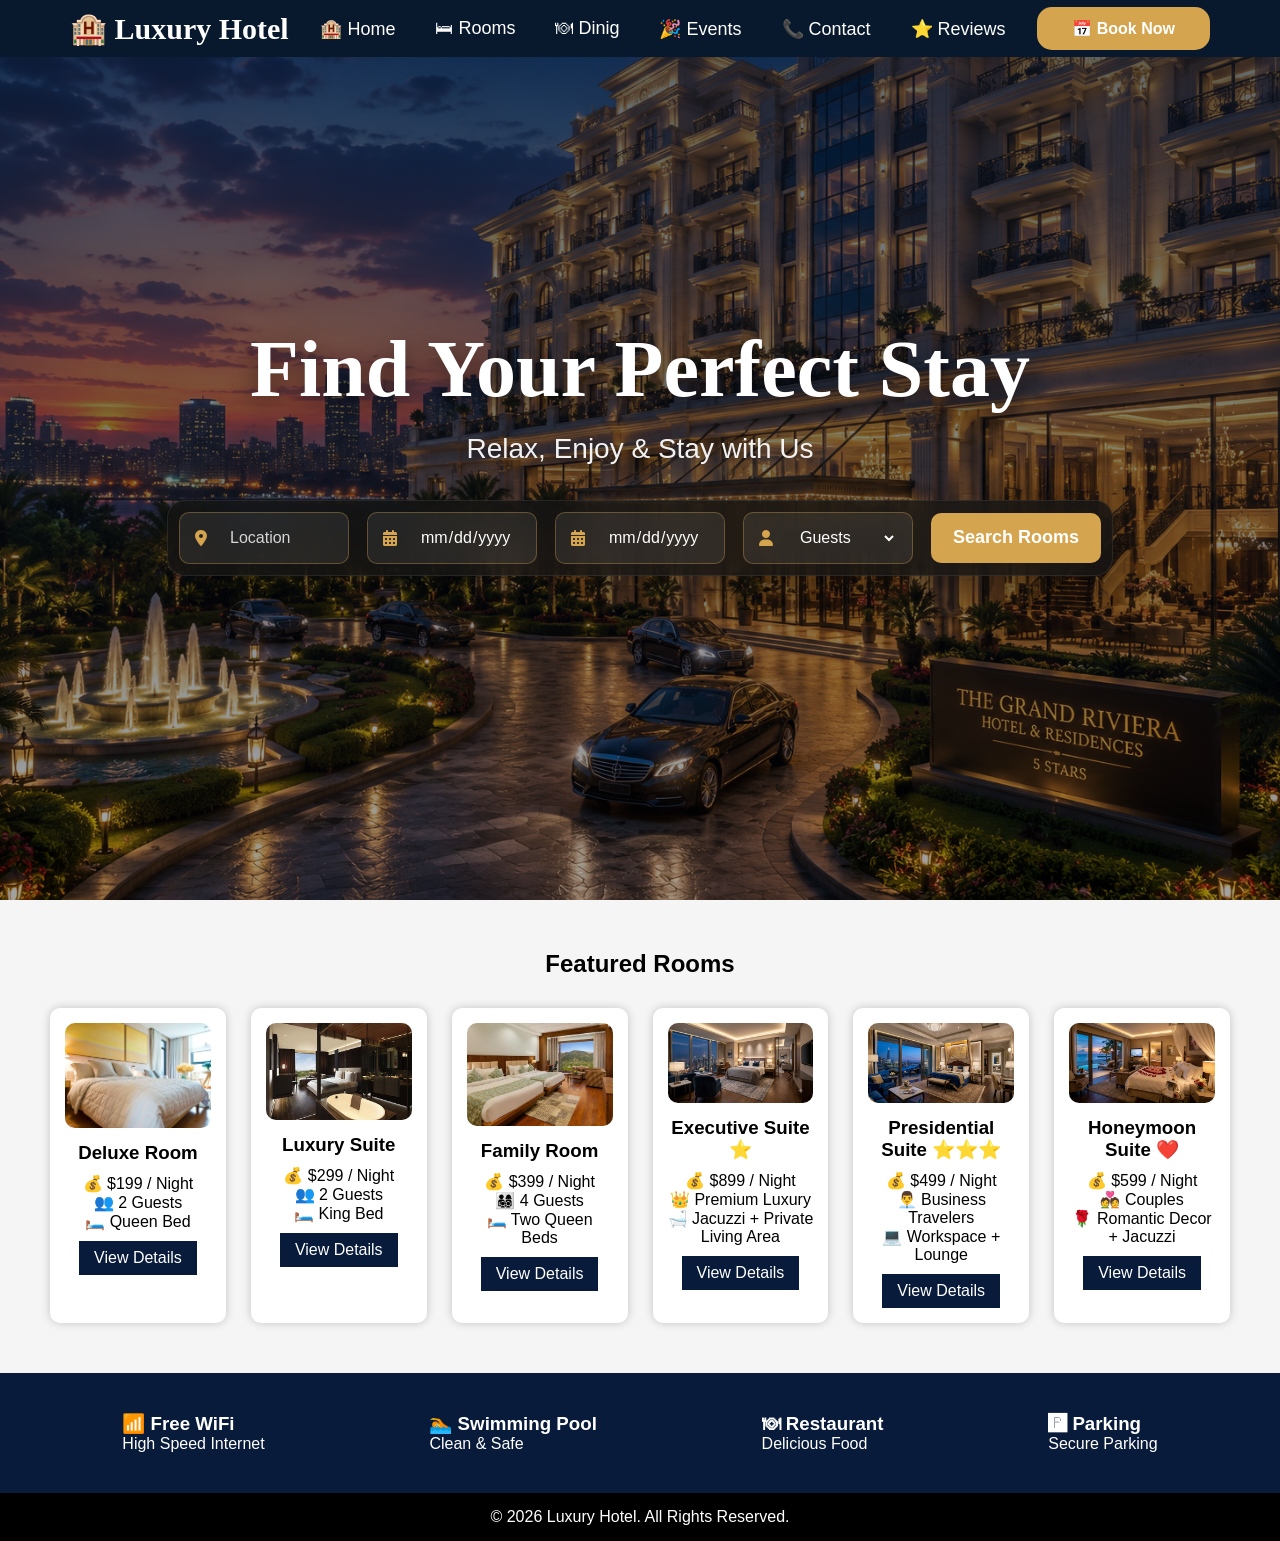
<file: index.html>
<!DOCTYPE html>
<html lang="en">

<head>
    <meta charset="UTF-8">
    <meta name="viewport" content="width=device-width, initial-scale=1.0">
    <title>Luxury Hotel</title>
    <link rel="stylesheet" href="css/style.css">
    <link rel="stylesheet" href="https://cloudflare.com">
    <link rel="stylesheet" href="https://cdnjs.cloudflare.com/ajax/libs/font-awesome/6.6.0/css/all.min.css">
</head>

<body>


    <nav>
        <div class="logo">🏨 Luxury Hotel</div>

        <ul>
            <li><a href="index.html">🏨 Home</a></li>
            <li><a href="rooms.html">🛏 Rooms</a></li>
            <li><a href="dining.html">🍽 Dinig </a></li>
            <li><a href="events.html">🎉 Events</a></li>
            <li><a href="contact.html">📞 Contact</a></li>
            <li><a href="reviews.html">⭐ Reviews</a></li>
        </ul>

        <a href="booking.html" class="btn">📅 Book Now</a>
    </nav>

    <section class="hero">

        <div class="hero-content">
            <div class="hero-overlay"></div>
            <h1>Find Your Perfect Stay</h1>
            <p>Relax, Enjoy & Stay with Us</p>

            <div class="search-box">
                <div class="input-wrapper">
                    <i class="fa-solid fa-location-dot"></i>
                    <input type="text" placeholder="Location">
                </div>
                <div class="input-wrapper">
                    <i class="fa-solid fa-calendar-days"></i>
                    <input type="date">
                </div>
                <div class="input-wrapper">
                    <i class="fa-solid fa-calendar-days"></i>
                    <input type="date">
                </div>
                <div class="input-wrapper">
                    <i class="fa-solid fa-user"></i>
                    <select>
                        <option>Guests</option>
                        <option>1 Guest</option>
                        <option>2 Guests</option>
                        <option>3 Guests</option>
                        <option>4 Guests</option>
                    </select>
                </div>
                <button>Search Rooms</button>
            </div>
        </div>
    </section>

    <section class="rooms">

        <h2>Featured Rooms</h2>

        <div class="room-container">

            <div class="card">
                <img src="images/room1.jpg" alt="Deluxe Room">
                <h3>Deluxe Room</h3>
                <p>💰 $199 / Night</p>
                <p>👥 2 Guests</p>
                <p>🛏️ Queen Bed</p>
                <a href="room-details.html">View Details</a>
            </div>

            <div class="card">
                <img src="images/room2.jpg" alt="Luxury Suite">
                <h3>Luxury Suite</h3>
                <p> 💰 $299 / Night</p>
                <p>👥 2 Guests</p>
                <p>🛏️ King Bed</p>
                <a href="room-details.html">View Details</a>
            </div>

            <div class="card">
                <img src="images/room3.jpg" alt="Family Room">
                <h3>Family Room</h3>
                <p> 💰 $399 / Night</p>
                <p>👨‍👩‍👧‍👦 4 Guests</p>
                <p>🛏️ Two Queen Beds</p>
                <a href="room-details.html">View Details</a>
            </div>

            <div class="card">
                <img src="images/room4.jpg" alt="Executive Suite">
                <h3>Executive Suite ⭐</h3>
                <p> 💰 $899 / Night</p>
                <p>👑 Premium Luxury</p>
                <p>🛁 Jacuzzi + Private Living Area</p>
                <a href="room-details.html">View Details</a>
            </div>

            <div class="card">
                <img src="images/room5.jpg" alt="Presidential Suite">
                <h3>Presidential Suite ⭐⭐⭐</h3>
                <p>💰 $499 / Night</p>
                <p>👨‍💼 Business Travelers</p>
                <p>💻 Workspace + Lounge</p>
                <a href="room-details.html">View Details</a>
            </div>

            <div class="card">
                <img src="images/room6.jpg" alt="Honeymoon Suite">
                <h3>Honeymoon Suite ❤️</h3>
                <p> 💰 $599 / Night</p>
                <p>💑 Couples</p>
                <p>🌹 Romantic Decor + Jacuzzi</p>
                <a href="room-details.html">View Details</a>
            </div>

        </div>

    </section>


    <section class="features">

        <div class="feature">
            <h3>📶 Free WiFi</h3>
            <p>High Speed Internet</p>
        </div>

        <div class="feature">
            <h3>🏊 Swimming Pool</h3>
            <p>Clean & Safe</p>
        </div>

        <div class="feature">
            <h3>🍽 Restaurant</h3>
            <p>Delicious Food</p>
        </div>

        <div class="feature">
            <h3>🅿 Parking</h3>
            <p>Secure Parking</p>
        </div>

    </section>


    <footer>
        <p>© 2026 Luxury Hotel. All Rights Reserved.</p>
    </footer>

</body>

</html>
</file>
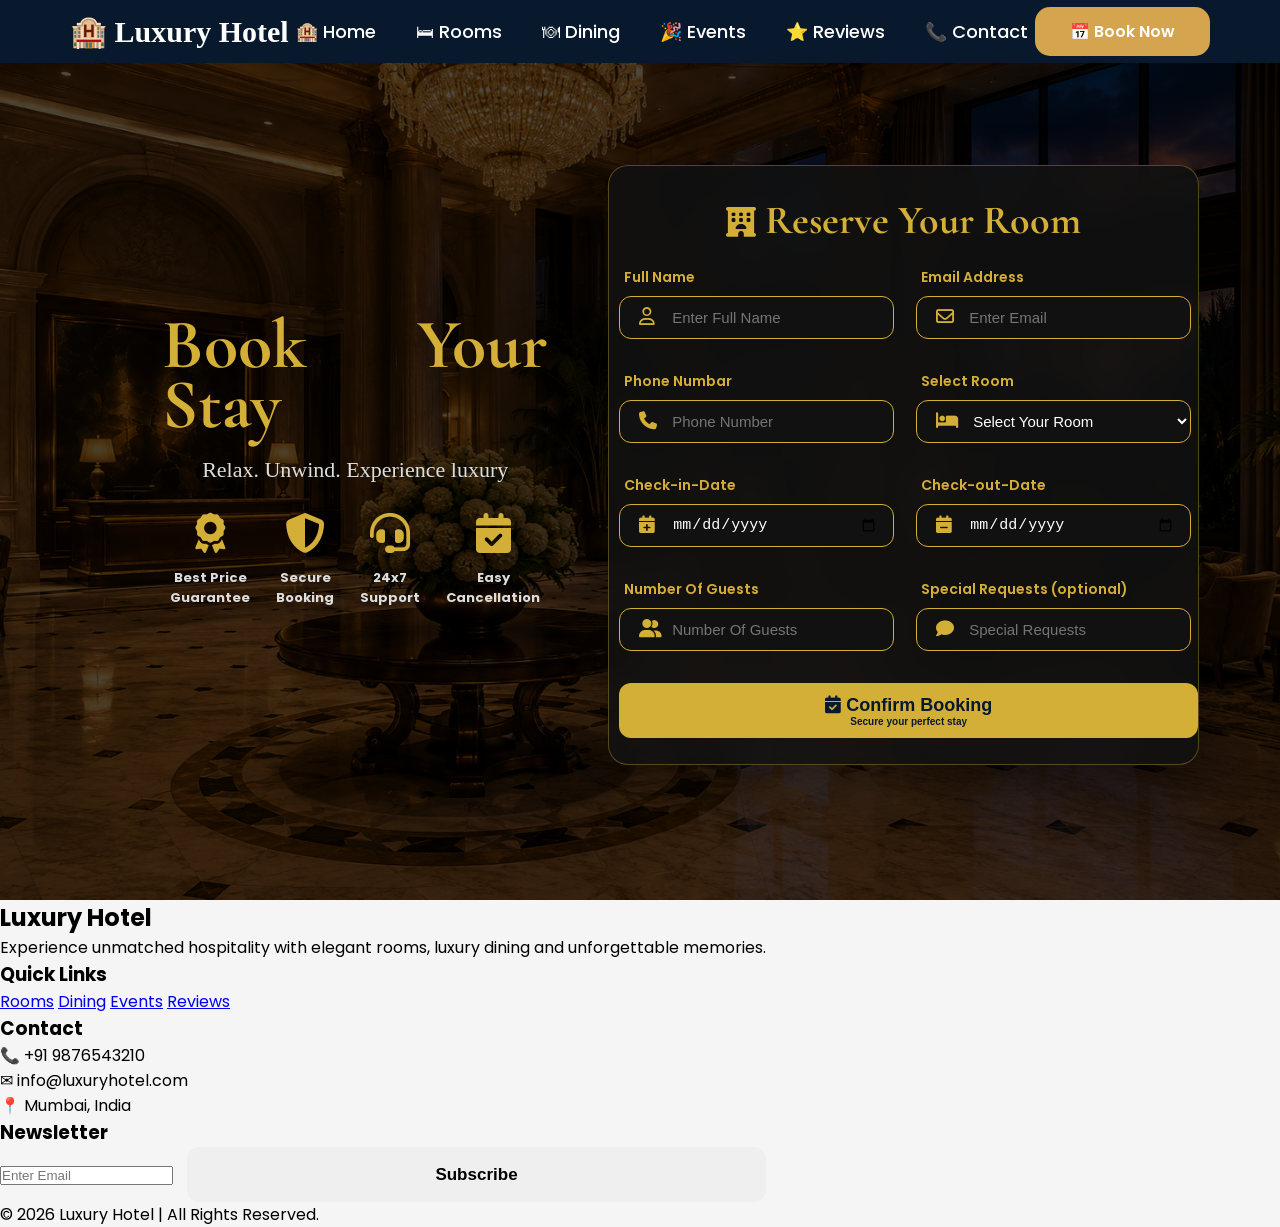
<file: booking.html>
<!DOCTYPE html>
<html lang="en">

<!DOCTYPE html>
<html lang="en">

<head>
    <meta charset="UTF-8">
    <meta name="viewport" content="width=device-width, initial-scale=1.0">
    <title>Book Your Stay | Luxury Hotel</title>
    <link rel="stylesheet" href="css/booking.css">
    <link rel="preconnect" href="https://fonts.googleapis.com">
    <link rel="preconnect" href="https://fonts.gstatic.com" crossorigin>
    <link
        href="https://fonts.googleapis.com/css2?family=Cormorant+Garamond:wght@400;500;600;700&family=Poppins:wght@300;400;500;600&display=swap"
        rel="stylesheet">
    <link rel="stylesheet" href="https://cdnjs.cloudflare.com/ajax/libs/font-awesome/6.7.2/css/all.min.css">
</head>

<body>

    <!-- Navbar -->

    <nav>
        <div class="logo">🏨 Luxury Hotel</div>

        <ul>
            <li><a href="index.html">🏨 Home</a></li>
            <li><a href="rooms.html">🛏 Rooms</a></li>
            <li><a href="dining.html">🍽 Dining</a></li>
            <li><a href="events.html">🎉 Events</a></li>
            <li><a href="reviews.html">⭐ Reviews</a></li>
            <li><a href="contact.html">📞 Contact</a></li>

        </ul>

        <a href="booking.html" class="btn">📅 Book Now</a>
    </nav>

    <body>
        <section class="hero">
            <div class="hero-left">
                <h1>Book Your Stay</h1>
                <p>Relax. Unwind. Experience luxury</p>
                <div class="features">

                    <div>
                        <i class="fa-solid fa-award"></i>
                        <h3>Best Price<br>Guarantee</h3>
                    </div>

                    <div>
                        <i class="fa-solid fa-shield-halved"></i>
                        <h3>Secure<br>Booking</h3>
                    </div>

                    <div>
                        <i class="fa-solid fa-headset"></i>
                        <h3>24x7<br>Support</h3>
                    </div>

                    <div>
                        <i class="fa-solid fa-calendar-check"></i>
                        <h3>Easy<br>Cancellation</h3>
                    </div>
                </div>
            </div>

            <!-- ================= BOOKING FORM ================= -->
            <div class="booking-card">
                <div class="booking-title">
                    <h2><i class="fa-solid fa-hotel"></i> Reserve Your Room</h2>
                </div>

                <form>
                    <div class="row">
                        <div class="input-content">
                            <label>Full Name</label>
                            <div class="input-box">
                                <i class="fa-regular fa-user"></i>
                                <input type="text" placeholder="Enter Full Name">
                            </div>
                        </div>

                        <div class="input-content">
                            <label>Email Address</label>
                            <div class="input-box">
                                <i class="fa-regular fa-envelope"></i>
                                <input type="email" placeholder="Enter Email">
                            </div>
                        </div>
                    </div>

                    <div class="row">
                        <div class="input-content">
                            <label>Phone Numbar </label>
                            <div class="input-box">
                                <i class="fa-solid fa-phone"></i>
                                <input type="tel" placeholder="Phone Number">
                            </div>
                        </div>

                        <div class="input-content">
                            <label>Select Room</label>
                            <div class="input-box">
                                <i class="fa-solid fa-bed"></i>
                                <select name="Room" class="select-room">
                                    <option value="" >Select Your Room</option>
                                    <option>Standard Room</option>
                                    <option>Deluxe Room</option>
                                    <option>Premium Room</option>
                                    <option>Suite Room</option>
                                </select>
                            </div>
                        </div>
                    </div>

                    <div class="row">
                        <div class="input-content">
                            <label>Check-in-Date</label>
                            <div class="input-box">
                                <i class="fa-solid fa-calendar-plus"></i>
                                <input type="date" placeholder="Check-in-Date" class="new-date">
                            </div>
                        </div>

                        <div class="input-content">
                            <label>Check-out-Date</label>
                            <div class="input-box">
                                <i class="fa-solid fa-calendar-minus"></i>
                                <input type="date" placeholder="Check-out-Date" >
                            </div>
                        </div>
                    </div>

                    <div class="row">
                        <div class="input-content">
                            <label>Number Of Guests</label>
                            <div class="input-box">
                                <i class="fa-solid fa-user-group"></i>
                                <input type="number" placeholder="Number Of Guests" min="1" max="10">
                            </div>
                        </div>

                        <div class="input-content">
                            <label>Special Requests (optional)</label>
                            <div class="input-box">
                                <i class="fa-solid fa-comment"></i>
                                <input type="text" placeholder="Special Requests">
                            </div>
                        </div>
                    </div>

                    <div class="button-group">
                        <button type="submit">
                            <h3><i class="fa-solid fa-calendar-check"></i> Confirm Booking</h3>
                            <p>Secure your perfect stay</p>
                        </button>
                    </div>
                </form>
        </section>

        <!-- ================= FOOTER ================= -->
        <footer>
            <div class="footer-container">
                <div class="footer-box">
                    <h2>Luxury Hotel</h2>
                    <p>
                        Experience unmatched hospitality with elegant rooms,
                        luxury dining and unforgettable memories.

                    </p>
                </div>

                <div class="footer-box">
                    <h3>Quick Links</h3>
                    <a href="#">Rooms</a>
                    <a href="#">Dining</a>
                    <a href="#">Events</a>
                    <a href="#">Reviews</a>
                </div>

                <div class="footer-box">
                    <h3>Contact</h3>
                    <p>📞 +91 9876543210</p>
                    <p>✉ info@luxuryhotel.com</p>
                    <p>📍 Mumbai, India</p>
                </div>

                <div class="footer-box">
                    <h3>Newsletter</h3>
                    <input type="email" placeholder="Enter Email">
                    <button>Subscribe</button>
                </div>
            </div>
            <div class="copyright">
                © 2026 Luxury Hotel | All Rights Reserved.
            </div>
        </footer>
    </body>

</html>
</file>
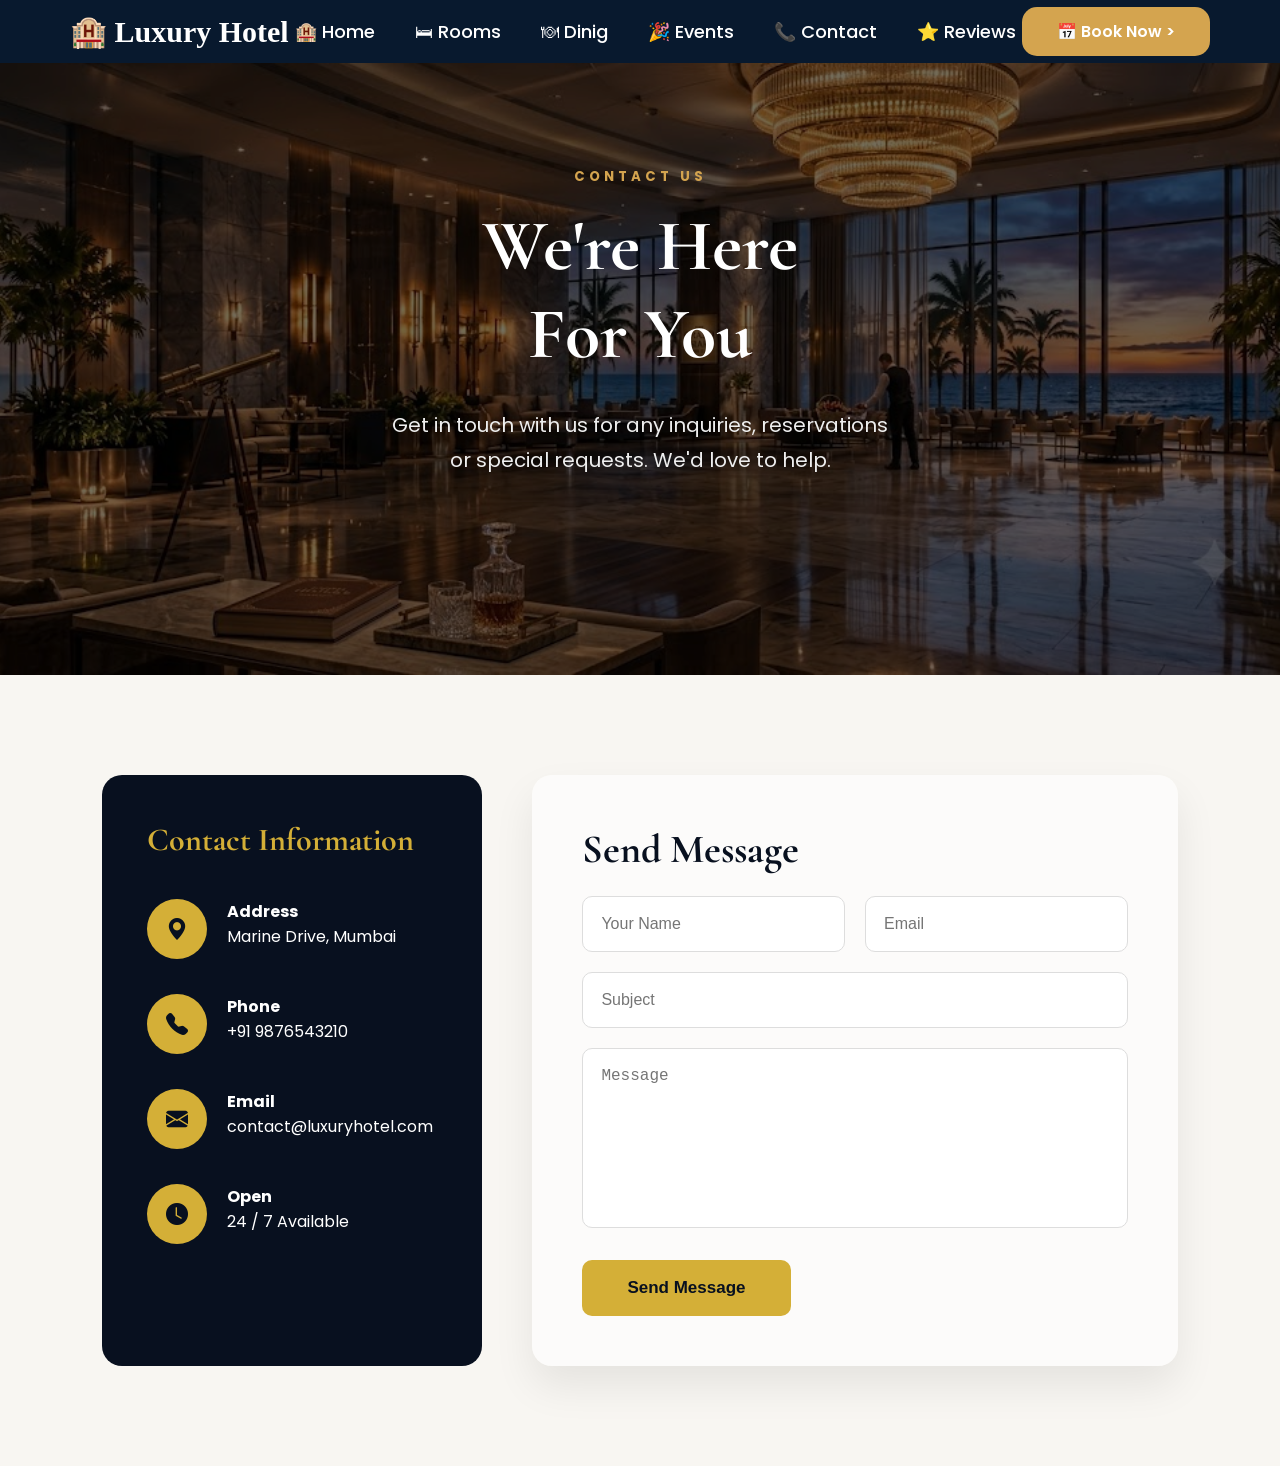
<file: contact.html>
﻿<!DOCTYPE html>
<html lang="en">

<head>
    <meta charset="UTF-8">
    <meta name="viewport" content="width=device-width, initial-scale=1.0">
    <title>Luxury Hotel</title>

    <link rel="stylesheet" href="css/contact.css">

    <!-- Google Fonts -->
    <link rel="preconnect" href="https://fonts.googleapis.com">
    <link rel="preconnect" href="https://fonts.gstatic.com" crossorigin>
    <link
        href="https://fonts.googleapis.com/css2?family=Cormorant+Garamond:wght@400;500;600;700&family=Poppins:wght@300;400;500;600&display=swap"
        rel="stylesheet">

    <!-- Bootstrap Icons -->
    <link rel="stylesheet" href="https://cdn.jsdelivr.net/npm/bootstrap-icons@1.13.1/font/bootstrap-icons.min.css">
</head>

<body>


    <nav>
        <div class="logo">🏨 Luxury Hotel</div>

        <ul>
            <li><a href="index.html">🏨 Home</a></li>
            <li><a href="rooms.html">🛏 Rooms</a></li>
            <li><a href="dining.html">🍽 Dinig </a></li>
            <li><a href="events.html">🎉 Events</a></li>
            <li><a href="contact.html">📞 Contact</a></li>
            <li><a href="reviews.html">⭐ Reviews</a></li>
        </ul>

        <a href="booking.html" class="btn">📅 Book Now ></a>
    </nav>

</body>
<section class="hero">
    <div class="overlay"></div>
    <div class="hero-content">
        <h5>CONTACT US</h5>
        <h1>We're Here<br>For You</h1>
        <p>Get in touch with us for any inquiries, reservations<br>or special requests. We'd love to help.</p>
    </div>
</section>

<section class="contact-page">

    <div class="contact-container">

        <!-- Contact Info -->

        <div class="contact-info">

            <h2>Contact Information</h2>

            <div class="info-box">
                <i class="bi bi-geo-alt-fill"></i>
                <div>
                    <h4>Address</h4>
                    <p>Marine Drive, Mumbai</p>
                </div>
            </div>

            <div class="info-box">
                <i class="bi bi-telephone-fill"></i>
                <div>
                    <h4>Phone</h4>
                    <p>+91 9876543210</p>
                </div>
            </div>

            <div class="info-box">
                <i class="bi bi-envelope-fill"></i>
                <div>
                    <h4>Email</h4>
                    <p>contact@luxuryhotel.com</p>
                </div>
            </div>

            <div class="info-box">
                <i class="bi bi-clock-fill"></i>
                <div>
                    <h4>Open</h4>
                    <p>24 / 7 Available</p>
                </div>
            </div>
        </div>

        <!-- Form -->

        <div class="contact-form">
            <h2>Send Message</h2>
            <form>
                <div class="row">
                    <input type="text" placeholder="Your Name">
                    <input type="email" placeholder="Email">
                </div>

                <input type="text" placeholder="Subject">
                <textarea placeholder="Message"></textarea>
                <button>Send Message</button>
            </form>
        </div>
    </div>
</section>

</html>
</file>
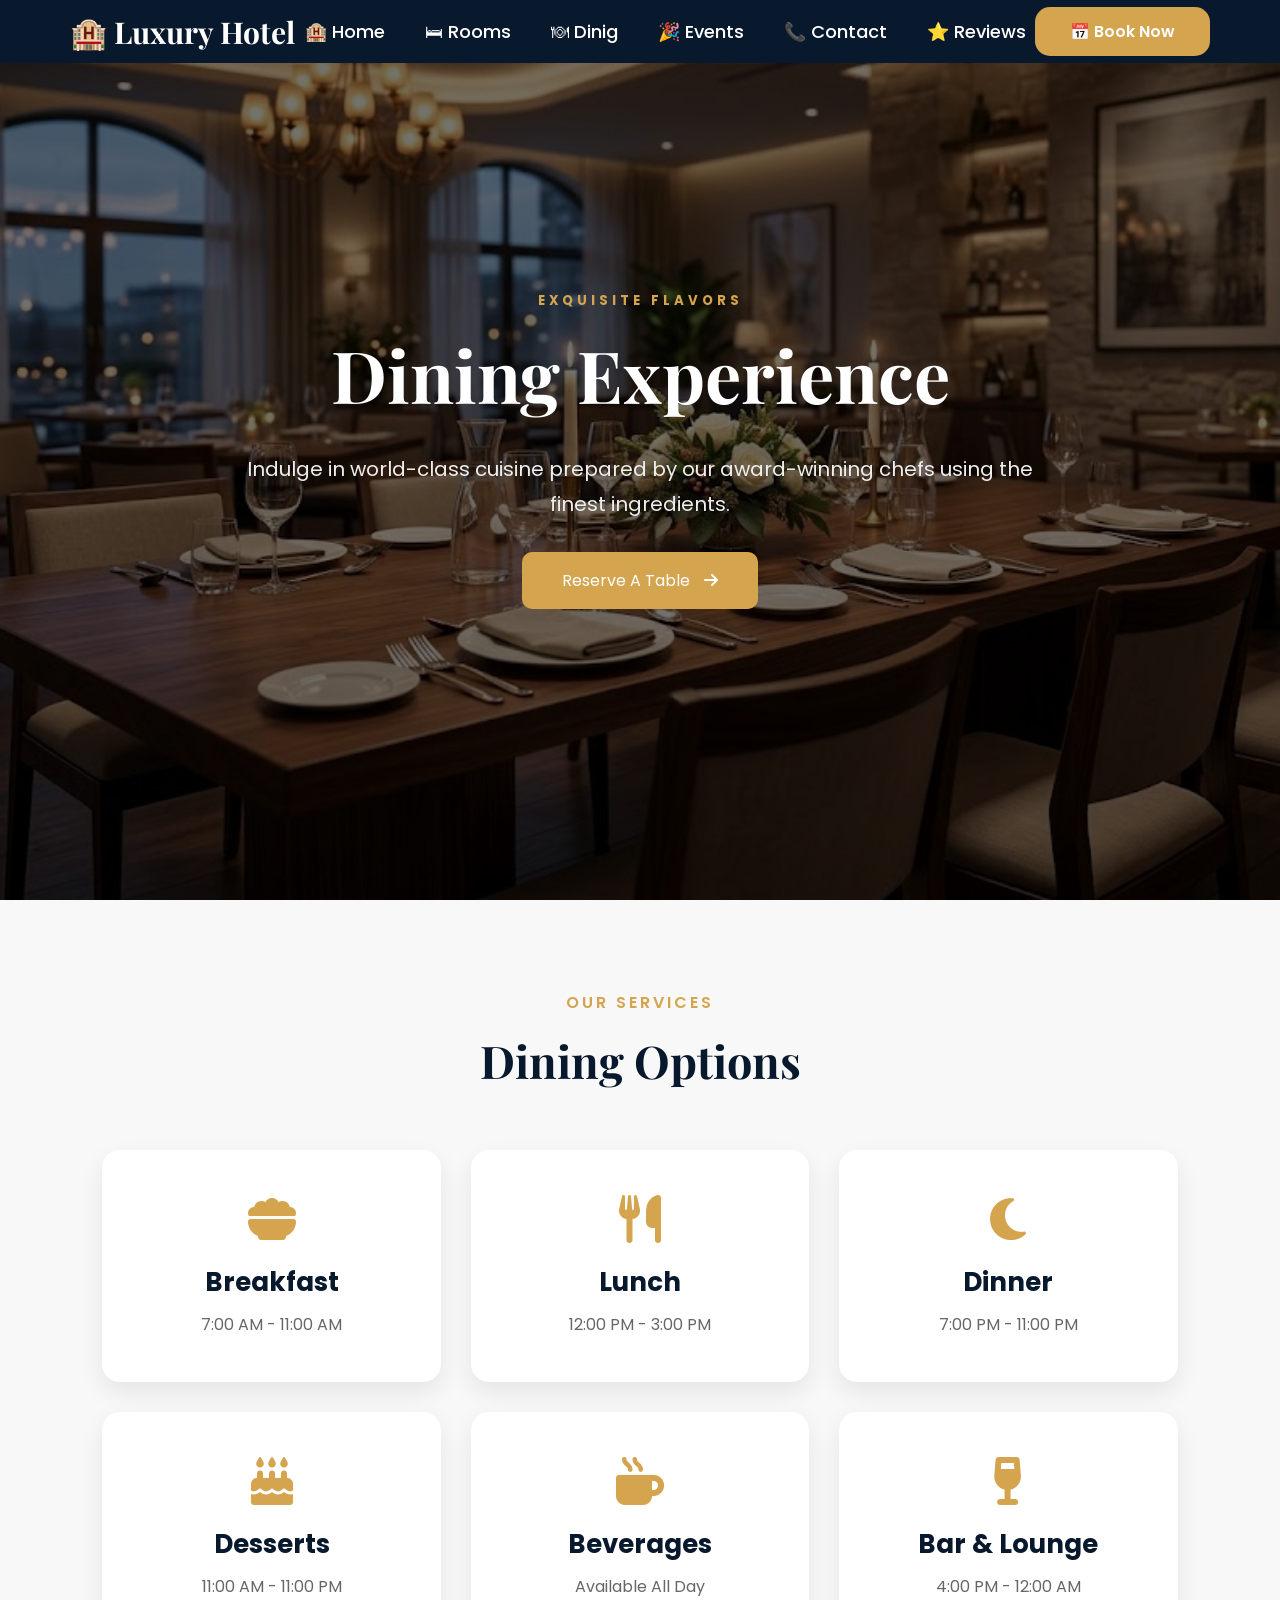
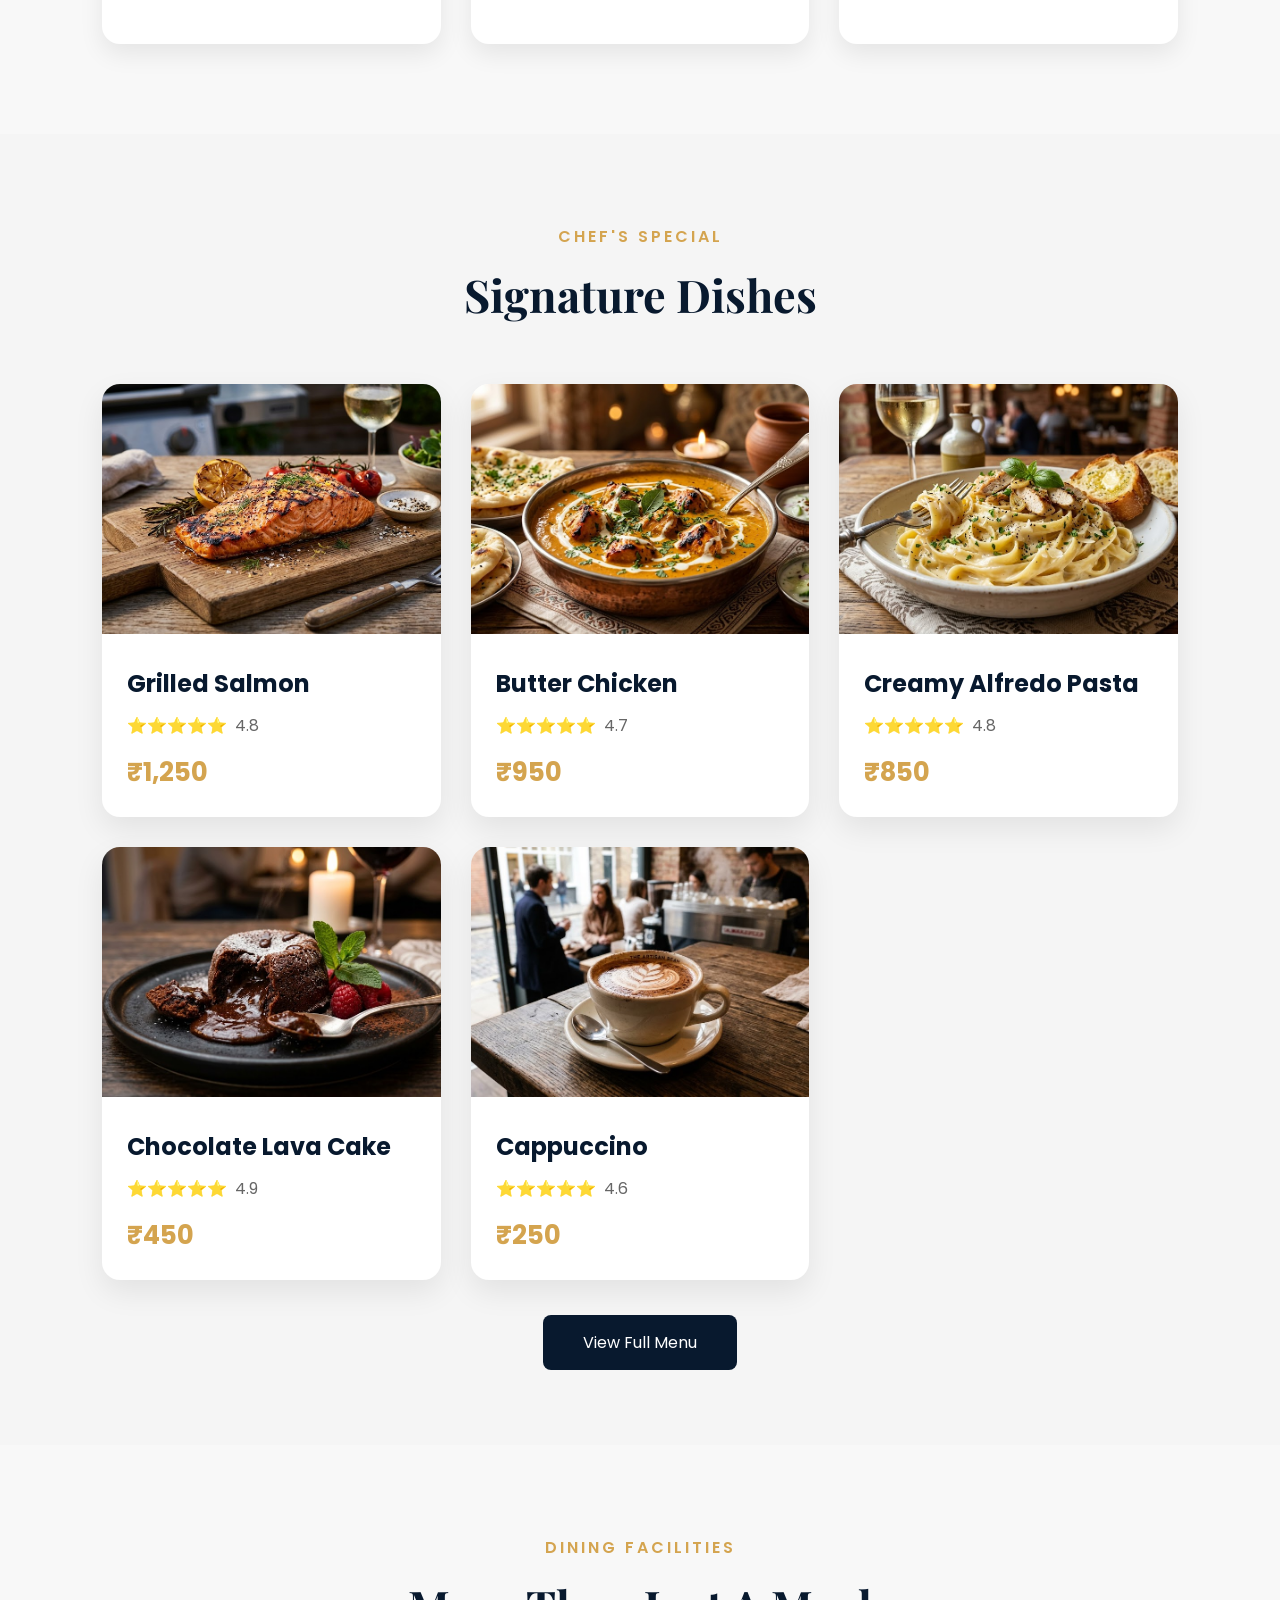
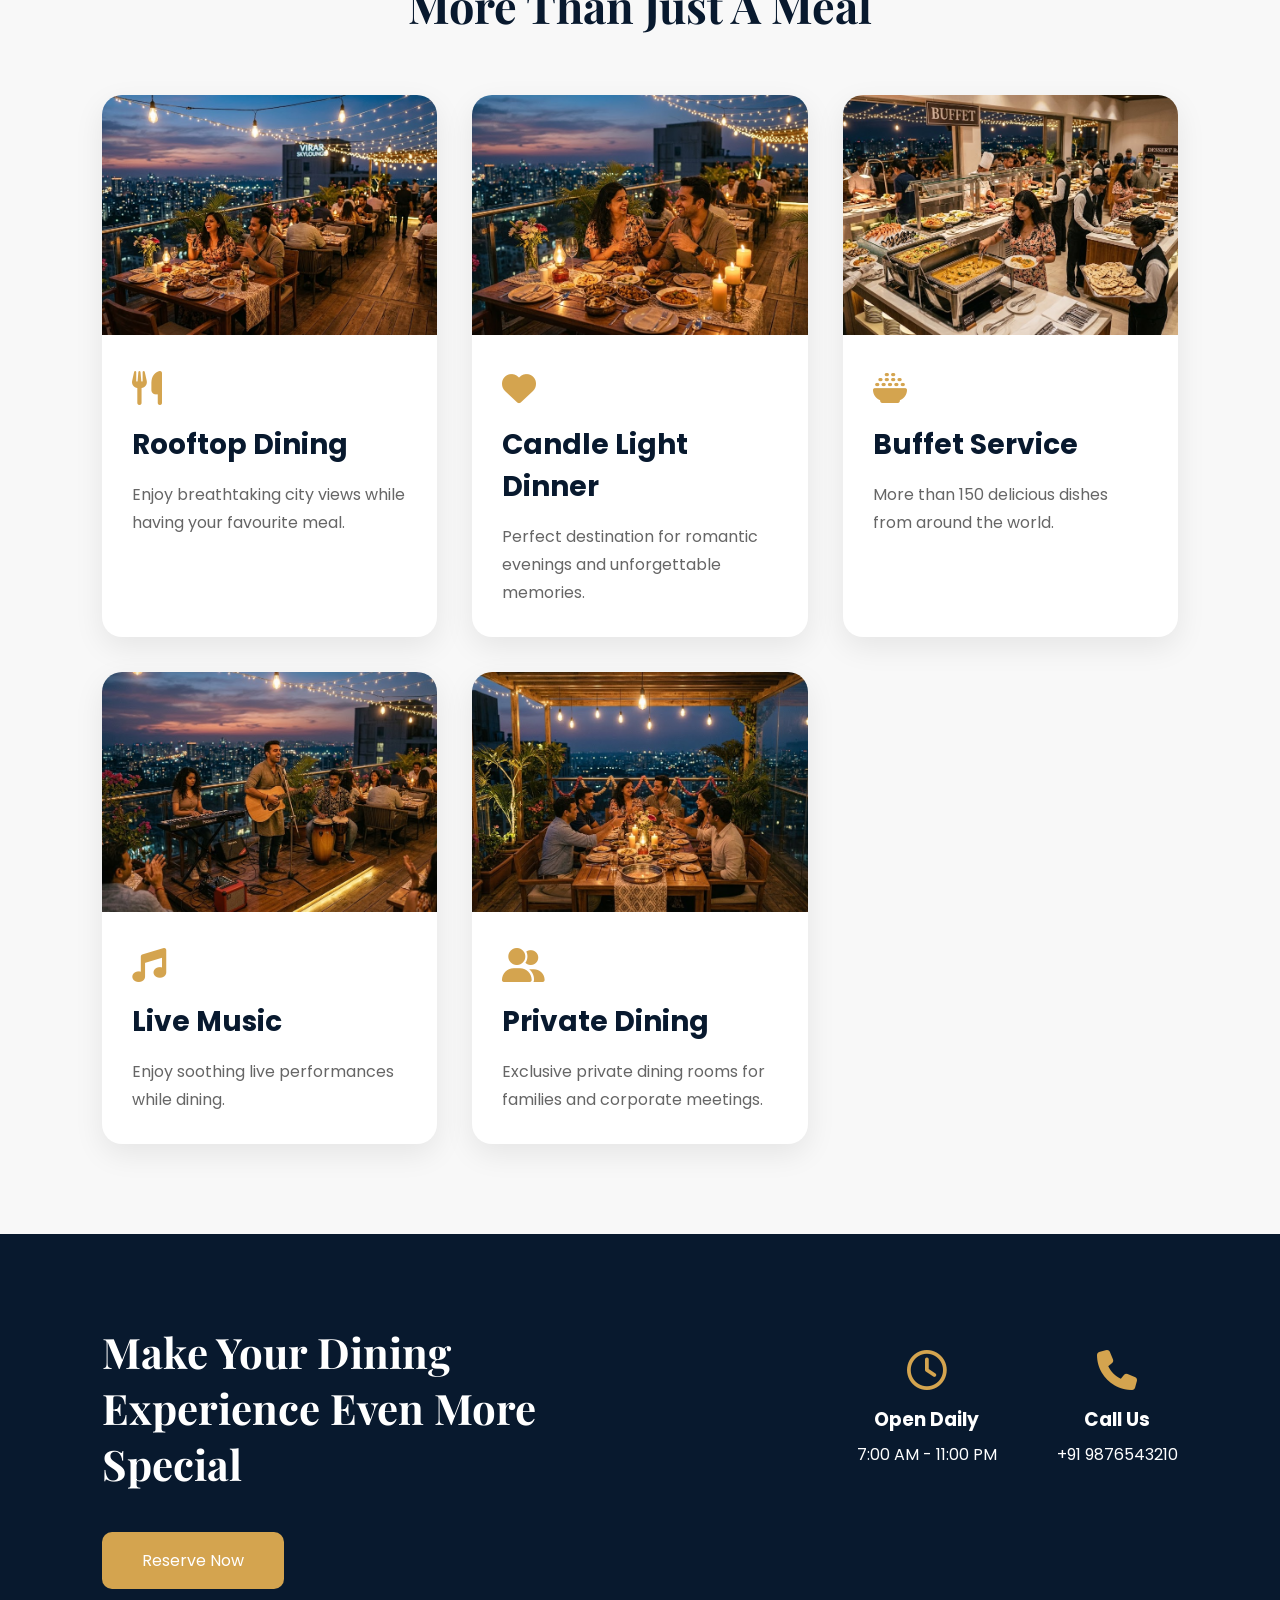
<file: dining.html>
<!DOCTYPE html>
<html lang="en">

<head>
    <meta charset="UTF-8">
    <meta name="viewport" content="width=device-width, initial-scale=1.0">
    <title>Document</title>
    <link rel="stylesheet" href="css/dining.css">
    <link rel="stylesheet" href="https://cdnjs.cloudflare.com/ajax/libs/font-awesome/6.6.0/css/all.min.css">
</head>

<body>
    <nav>
        <div class="logo">🏨 Luxury Hotel</div>

        <ul>
            <li><a href="index.html">🏨 Home</a></li>
            <li><a href="rooms.html">🛏 Rooms</a></li>
            <li><a href="dining.html">🍽 Dinig </a></li>
            <li><a href="events.html">🎉 Events</a></li>
            <li><a href="contact.html">📞 Contact</a></li>
            <li><a href="reviews.html">⭐ Reviews</a></li>

        </ul>

        <a href="booking.html" class="btn">📅 Book Now</a>
    </nav>

</body>
<section class="hero">
    <div class="overlay"></div>
    <div class="hero-content">
        <h5>EXQUISITE FLAVORS</h5>
        <h1>Dining Experience</h1>
        <p>Indulge in world-class cuisine prepared by our award-winning chefs using the finest ingredients.</p>
        <a href="reservetable.html" class="reserve-btn">
            Reserve A Table
            <i class="fa-solid fa-arrow-right"></i>
        </a>
    </div>
</section>

<section class="categories">
    <div class="section-title">
        <span>OUR SERVICES</span>
        <h2>Dining Options</h2>
    </div>

    <div class="category-container">

        <div class="category-card">
            <i class="fa-solid fa-bowl-food"></i>
            <h3>Breakfast</h3>
            <p>7:00 AM - 11:00 AM</p>
        </div>

        <div class="category-card">
            <i class="fa-solid fa-utensils"></i>
            <h3>Lunch</h3>
            <p>12:00 PM - 3:00 PM</p>
        </div>

        <div class="category-card">
            <i class="fa-solid fa-moon"></i>
            <h3>Dinner</h3>
            <p>7:00 PM - 11:00 PM</p>
        </div>

        <div class="category-card">
            <i class="fa-solid fa-cake-candles"></i>
            <h3>Desserts</h3>
            <p>11:00 AM - 11:00 PM</p>
        </div>

        <div class="category-card">
            <i class="fa-solid fa-mug-hot"></i>
            <h3>Beverages</h3>
            <p>Available All Day</p>
        </div>

        <div class="category-card">
            <i class="fa-solid fa-wine-glass"></i>
            <h3>Bar & Lounge</h3>
            <p>4:00 PM - 12:00 AM</p>
        </div>
    </div>

</section>

<!-- Signature Dishes -->

<section class="signature">
    <div class="section-title">
        <span>CHEF'S SPECIAL</span>
        <h2>Signature Dishes</h2>
    </div>

    <div class="dish-container">
        <div class="dish-card">
            <img src="images/salmon.jpg">
            <div class="dish-content">
                <h3>Grilled Salmon</h3>
                <div class="rating">⭐⭐⭐⭐⭐<span>4.8</span>
                </div>
                <h4>₹1,250</h4>
            </div>
        </div>

        <div class="dish-card">
            <img src="images/chicken.jpg">
            <div class="dish-content">
                <h3>Butter Chicken</h3>
                <div class="rating">⭐⭐⭐⭐⭐<span>4.7</span></div>
                <h4>₹950</h4>
            </div>
        </div>

        <div class="dish-card">
            <img src="images/pasta.jpg">
            <div class="dish-content">
                <h3>Creamy Alfredo Pasta</h3>
                <div class="rating">⭐⭐⭐⭐⭐<span>4.8</span>
                </div>
                <h4>₹850</h4>
            </div>
        </div>

        <div class="dish-card">
            <img src="images/cake.jpg">
            <div class="dish-content">
                <h3>Chocolate Lava Cake</h3>
                <div class="rating"> ⭐⭐⭐⭐⭐<span>4.9</span>
                </div>
                <h4>₹450</h4>
            </div>
        </div>

        <div class="dish-card">
            <img src="images/coffee.jpg">
            <div class="dish-content">
                <h3>Cappuccino</h3>
                <div class="rating">⭐⭐⭐⭐⭐<span>4.6</span>
                </div>
                <h4>₹250</h4>
            </div>
        </div>
    </div>

    <div class="menu-btn">
        <a href="#">View Full Menu</a>
    </div>
</section>

<!-- Dining Facilities -->

<section class="facilities">
    <div class="section-title">
        <span>DINING FACILITIES</span>
        <h2>More Than Just A Meal</h2>
    </div>

    <!-- card1 -->

    <div class="facility-container">
        <div class="facility-card">
            <img src="images/rooftop.jpg" alt="">
            <div class="facility-content">
                <i class="fa-solid fa-utensils"></i>
                <h3>Rooftop Dining</h3>
                <p>
                    Enjoy breathtaking city views while having your
                    favourite meal.
                </p>
            </div>
        </div>

        <!-- card2 -->

        <div class="facility-card">
            <img src="images/candle.jpg" alt="">
            <div class="facility-content">
                <i class="fa-solid fa-heart"></i>
                <h3>Candle Light Dinner</h3>
                <p>
                    Perfect destination for romantic evenings and
                    unforgettable memories.
                </p>
            </div>
        </div>

        <!-- card3 -->

        <div class="facility-card">
            <img src="images/buffet.jpg" alt="">
            <div class="facility-content">
                <i class="fa-solid fa-bowl-rice"></i>
                <h3>Buffet Service</h3>
                <p>
                    More than 150 delicious dishes from around the
                    world.
                </p>
            </div>
        </div>

        <!-- card4 -->

        <div class="facility-card">
            <img src="images/music.jpg" alt="">
            <div class="facility-content">
                <i class="fa-solid fa-music"></i>
                <h3>Live Music</h3>
                <p>
                    Enjoy soothing live performances while dining.
                </p>
            </div>
        </div>

        <!-- card5 -->

        <div class="facility-card">
            <img src="images/private.jpg" alt="">
            <div class="facility-content">
                <i class="fa-solid fa-user-group"></i>
                <h3>Private Dining</h3>
                <p>
                    Exclusive private dining rooms for families
                    and corporate meetings.
                </p>
            </div>
        </div>
    </div>
</section>

<!-- ================= Reservation ================= -->

<section class="reservation">
    <div class="reservation-left">
        <h2>
            Make Your Dining Experience
            Even More Special
        </h2>
    </div>

    <div class="reservation-info">
        <div>
            <i class="fa-regular fa-clock"></i>
            <h3>Open Daily</h3>
            <p>7:00 AM - 11:00 PM</p>
        </div>

        <div>
            <i class="fa-solid fa-phone"></i>
            <h3>Call Us</h3>
            <p>+91 9876543210</p>
        </div>
    </div>
    <a href="#" class="reserve-btn">Reserve Now</a>
</section>


</body>

</html>

</html>
</file>
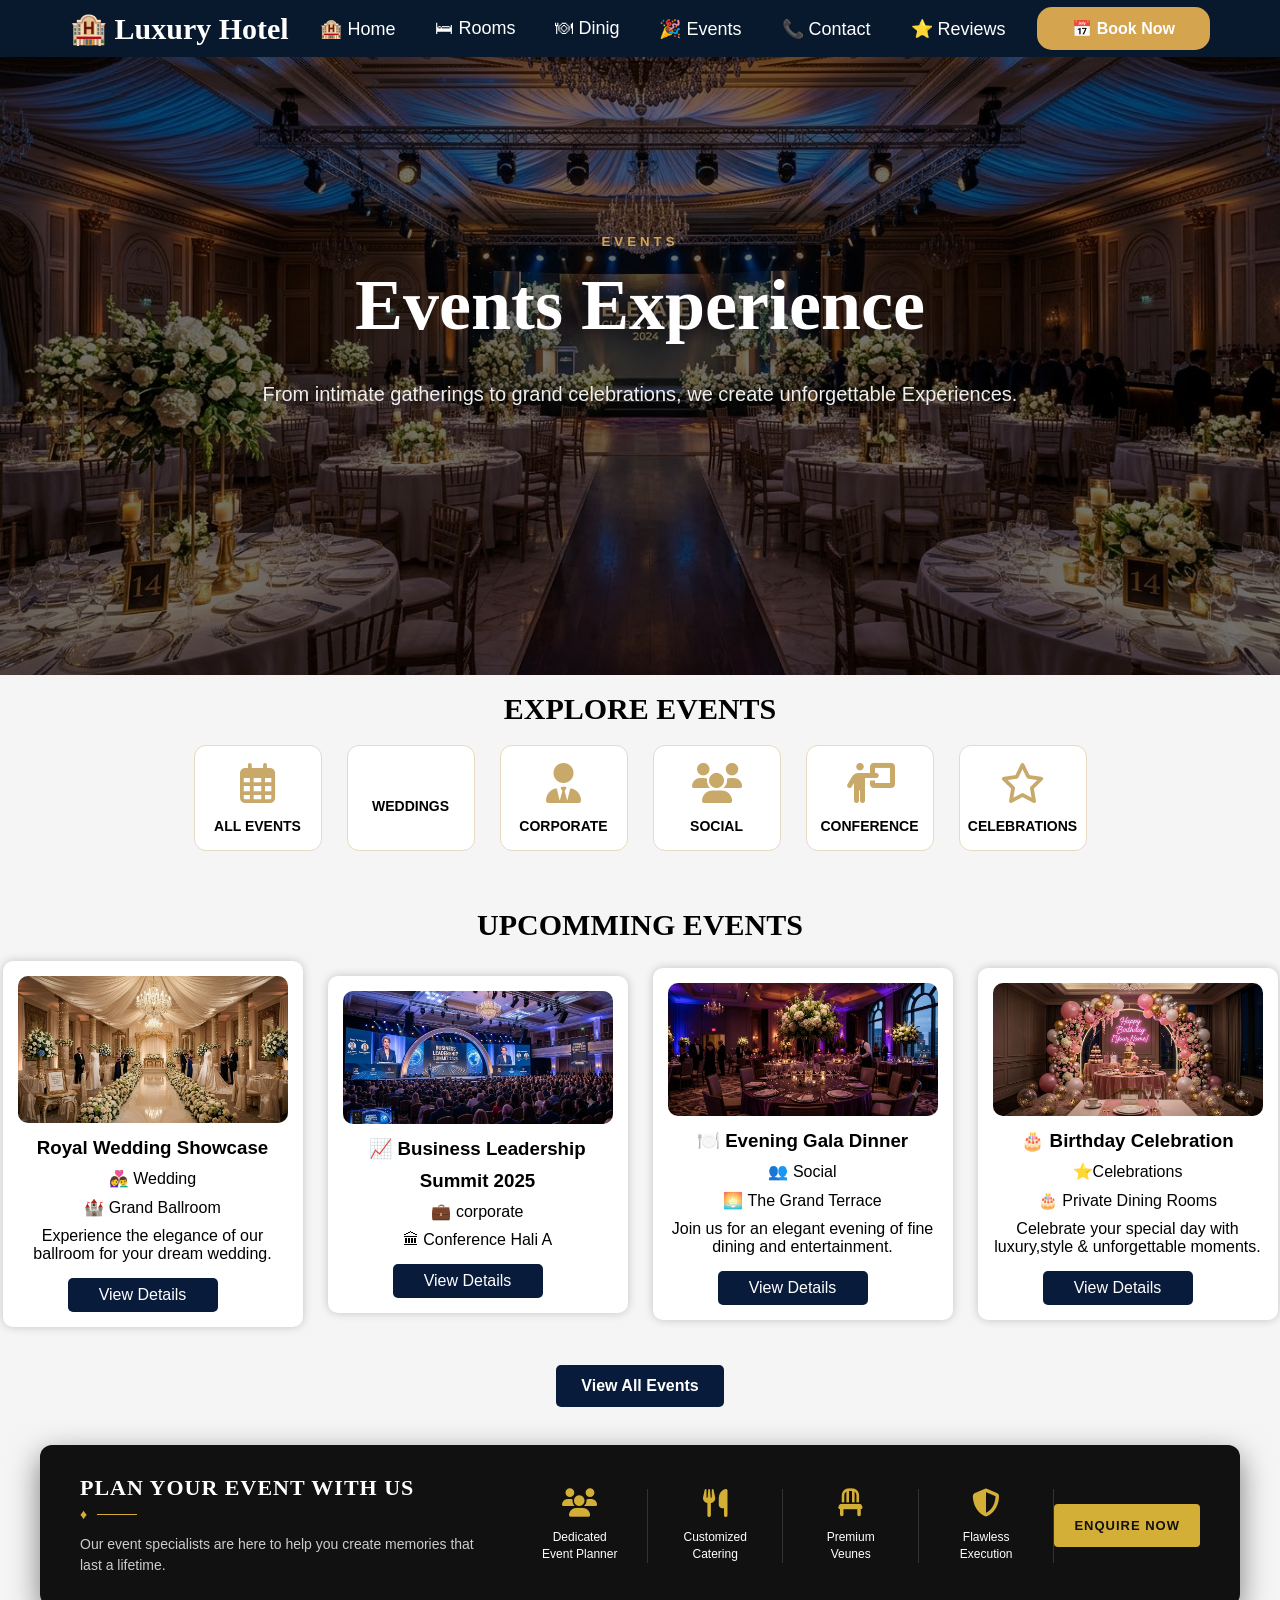
<file: events.html>
<!DOCTYPE html>
<html lang="en">

<head>
    <meta charset="UTF-8">
    <meta name="viewport" content="width=device-width, initial-scale=1.0">
    <title>Document</title>
    <link rel="stylesheet" href="css/events.css">
    <link rel="stylesheet" href="https://cloudflare.com">
    <link rel="stylesheet" href="https://cdnjs.cloudflare.com/ajax/libs/font-awesome/6.7.2/css/all.min.css">

</head>

<body>
    <nav>
        <div class="logo">🏨 Luxury Hotel</div>

        <ul>
            <li><a href="index.html">🏨 Home</a></li>
            <li><a href="rooms.html">🛏 Rooms</a></li>
            <li><a href="dining.html">🍽 Dinig </a></li>
            <li><a href="events.html">🎉 Events</a></li>
            <li><a href="contact.html">📞 Contact</a></li>
            <li><a href="reviews.html">⭐ Reviews</a></li>

        </ul>

        <a href="booking.html" class="btn">📅 Book Now</a>
    </nav>

</body>
<section class="hero">
    <div class="overlay"></div>
    <div class="hero-content">
        <h5>EVENTS</h5>
        <h1>Events Experience</h1>
        <p>From intimate gatherings to grand celebrations, we create unforgettable Experiences.</p>
    </div>
</section>

<section class="event">

    <h2>EXPLORE EVENTS</h2>

    <div class="event-container">

        <div class="event-box">
            <i class="fa-regular fa-calendar-days"></i>
            <h3>ALL EVENTS</h3>
        </div>
        <div class="event-box">
            <i class="fa-regular fa-rings-wedding"></i>
            <h3>WEDDINGS</h3>
        </div>
        <div class="event-box">
            <i class="fa-solid fa-user-tie"></i>
            <h3>CORPORATE</h3>
        </div>
        <div class="event-box">
            <i class="fa-solid fa-users"></i>
            <h3>SOCIAL</h3>
        </div>
        <div class="event-box">
            <i class="fa-solid fa-person-chalkboard"></i>
            <h3>CONFERENCE</h3>
        </div>
        <div class="event-box">
            <i class="fa-regular fa-star"></i>
            <h3>CELEBRATIONS</h3>
        </div>
    </div>
</section>
</div>

<section class="event">

    <h1>UPCOMMING EVENTS</h1>

    <div class="event-container">

        <div class="card">
            <img src="images/event1.jpg" alt="Royal Wedding Showcase">
            <h3>Royal Wedding Showcase</h3>
            <p>👩‍❤️‍👨 Wedding</p>
            <p>🏰 Grand Ballroom</p>
            <p>Experience the elegance of our ballroom for your dream wedding.</p>
            <a href="events-details.html">View Details</a>
        </div>

        <div class="card">
            <img src="images/event2.jpg" alt="Business Leadership Summit 2025">
            <h3>📈 Business Leadership</h3>
            <h3>Summit 2025</h3>
            <p>💼 corporate</p>
            <p>🏛 Conference Hali A</p>
            <a href="events-details.html">View Details</a>
        </div>

        <div class="card">
            <img src="images/event3.jpg" alt="Evening Gala Dinner">
            <h3>🍽️ Evening Gala Dinner</h3>
            <p>👥 Social</p>
            <p>🌅 The Grand Terrace</p>
            <p>Join us for an elegant evening of fine dining and entertainment.</p>
            <a href="events-details.html">View Details</a>
        </div>

        <div class="card">
            <img src="images/event4.jpg" alt="Birthday Celebration Package">
            <h3>🎂 Birthday Celebration</h3>
            <p>⭐Celebrations</p>
            <p>🎂 Private Dining Rooms</p>
            <p>Celebrate your special day with luxury,style & unforgettable moments.</p>
            <a href="events-details.html">View Details</a>
        </div>
    </div>
</section>

<div class="view-all">
    <a href="events-details.html">View All Events</a>
</div>

<section class="about">

    <div class="banner-left">
        <div class="icon-box">
            <h2>Plan Your Event With Us</h2>
            <div class="title-divider">♦</div>
            <p>Our event specialists are here to help you create memories that last a lifetime.</p>
        </div>
    </div>

    <div class="banner-center">
        <div class="icon-box">
            <i class="fa-solid fa-users"></i>
            <h3>Dedicated<br>event Planner</h3>
        </div>

        <div class="icon-box">
            <i class="fa-solid fa-utensils"></i>
            <h3>Customized<br>Catering</h3>
        </div>

        <div class="icon-box">
            <i class="fa-solid fa-chair"></i>
            <h3>Premium<br>Veunes</h3>
        </div>

        <div class="icon-box">
            <i class="fa-solid fa-shield-halved"></i>
            <h3>Flawless<br>Execution</h3>
        </div>

        <div class="banner-right">
            <button class="enquire-btn">Enquire Now</button>
        </div>
</section>

</html>
</file>
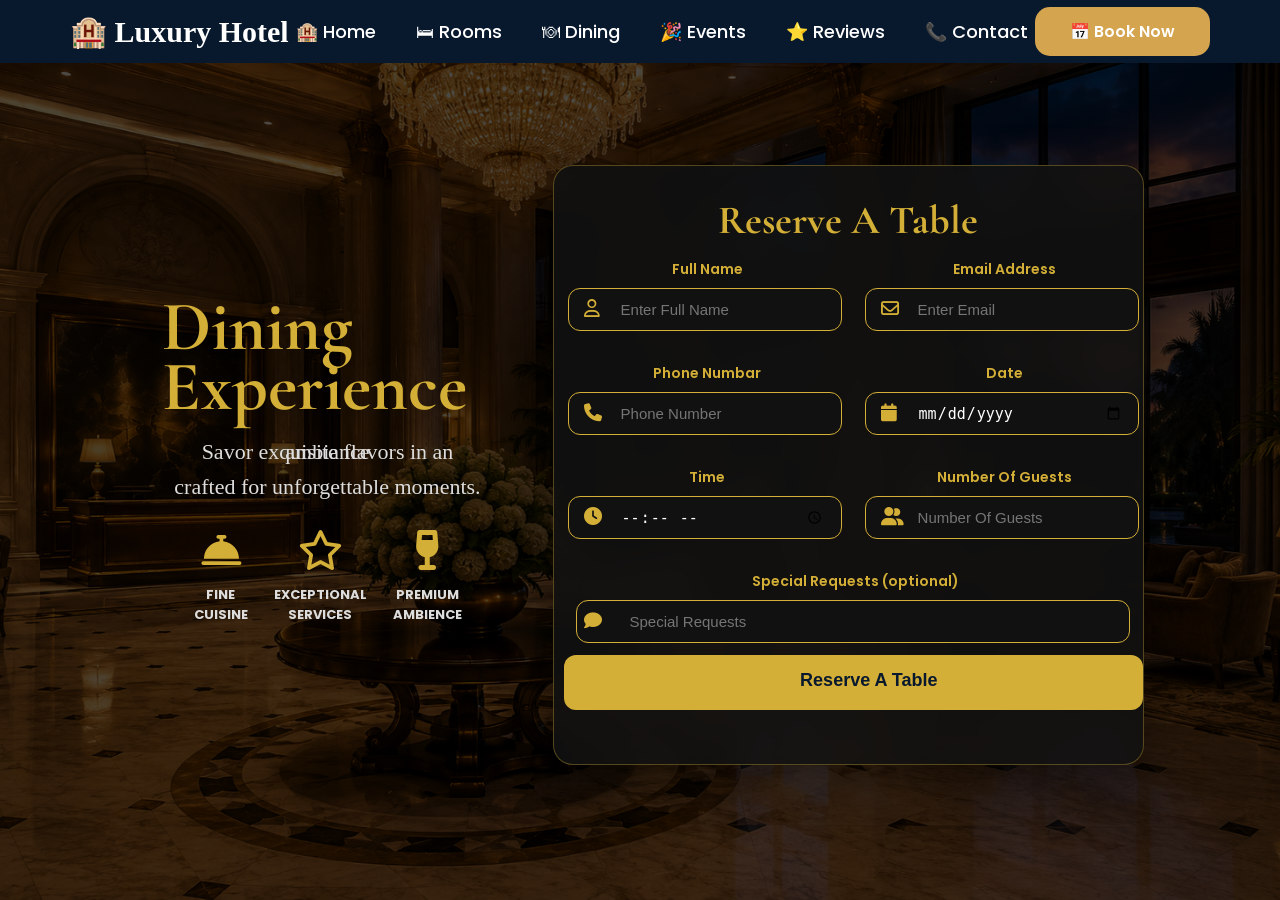
<file: reservetable.html>
<!DOCTYPE html>
<html lang="en">

<!DOCTYPE html>
<html lang="en">

<head>
    <meta charset="UTF-8">
    <meta name="viewport" content="width=device-width, initial-scale=1.0">
    <title>Book Your Stay | Luxury Hotel</title>
    <link rel="stylesheet" href="css/booking.css">
    <link rel="preconnect" href="https://fonts.googleapis.com">
    <link rel="preconnect" href="https://fonts.gstatic.com" crossorigin>
    <link
        href="https://fonts.googleapis.com/css2?family=Cormorant+Garamond:wght@400;500;600;700&family=Poppins:wght@300;400;500;600&display=swap"
        rel="stylesheet">
    <link rel="stylesheet" href="https://cdnjs.cloudflare.com/ajax/libs/font-awesome/6.7.2/css/all.min.css">
</head>

<body>

    <!-- Navbar -->

    <nav>
        <div class="logo">🏨 Luxury Hotel</div>

        <ul>
            <li><a href="index.html">🏨 Home</a></li>
            <li><a href="rooms.html">🛏 Rooms</a></li>
            <li><a href="dining.html">🍽 Dining</a></li>
            <li><a href="events.html">🎉 Events</a></li>
            <li><a href="reviews.html">⭐ Reviews</a></li>
            <li><a href="contact.html">📞 Contact</a></li>

        </ul>

        <a href="booking.html" class="btn">📅 Book Now</a>
    </nav>

    <body>
        <section class="hero">
            <div class="hero-left">
                <h1>Dining Experience</h1>
                <p>Savor exquisite flavors in an ambiance</p>
                <p>crafted for unforgettable moments.</p>

                <div class="features">
                    <div>
                        <i class="fa-solid fa-bell-concierge"></i>
                        <h3>FINE<br>CUISINE</h3>
                    </div>

                    <div>
                        <i class="fa-regular fa-star"></i>
                        <h3>EXCEPTIONAL<br>SERVICES</h3>
                    </div>

                    <div>
                        <i class="fa-solid fa-wine-glass"></i>
                        <h3>PREMIUM<br>AMBIENCE</h3>
                    </div>
                </div>
            </div>

            <div class="booking-card">
                <div class="booking-title">
                    <h2> Reserve A Table</h2>
                    </dv>
                    <form>
                        <div class="row">
                            <div class="input-content">
                                <label>Full Name</label>
                                <div class="input-box">
                                    <i class="fa-regular fa-user"></i>
                                    <input type="text" placeholder="Enter Full Name">
                                </div>
                            </div>
                            <div class="input-content">
                                <label>Email Address</label>
                                <div class="input-box">
                                    <i class="fa-regular fa-envelope"></i>
                                    <input type="email" placeholder="Enter Email">
                                </div>
                            </div>
                        </div>

                        <div class="row">
                            <div class="input-content">
                                <label>Phone Numbar </label>
                                <div class="input-box">
                                    <i class="fa-solid fa-phone"></i>
                                    <input type="tel" placeholder="Phone Number">
                                </div>
                            </div>
                            <div class="input-content">
                                <label>Date</label>
                                <div class="input-box">
                                    <i class="fa-solid fa-calendar"></i>
                                    <input type="date" placeholder="Date">
                                </div>
                            </div>
                        </div>

                        <div class="row">
                            <div class="input-content">
                                <label>Time</label>
                                <div class="input-box">
                                    <i class="fa-solid fa-clock"></i>
                                    <input type="time" placeholder="Time">
                                </div>
                            </div>
                            <div class="input-content">
                                <label>Number Of Guests</label>
                                <div class="input-box">
                                    <i class="fa-solid fa-user-group"></i>
                                    <input type="number" placeholder="Number Of Guests" min="1" max="10">
                                </div>
                            </div>
                        </div>
                        <div class="input-content">
                            <label>Special Requests (optional)</label>
                            <div class="input-box">
                                <i class="fa-solid fa-comment"></i>
                                <input type="text" placeholder="Special Requests">
                            </div>
                        </div>

                        <div class="button-group">
                            <button type="submit">
                                <h3><i class="fa-solid fa-calendar-check"></i> Reserve A Table</h3>
                            </button>
                      </div>
                    </div>
                </form>
            </div>
        </section>
    </body>

</html>
</file>
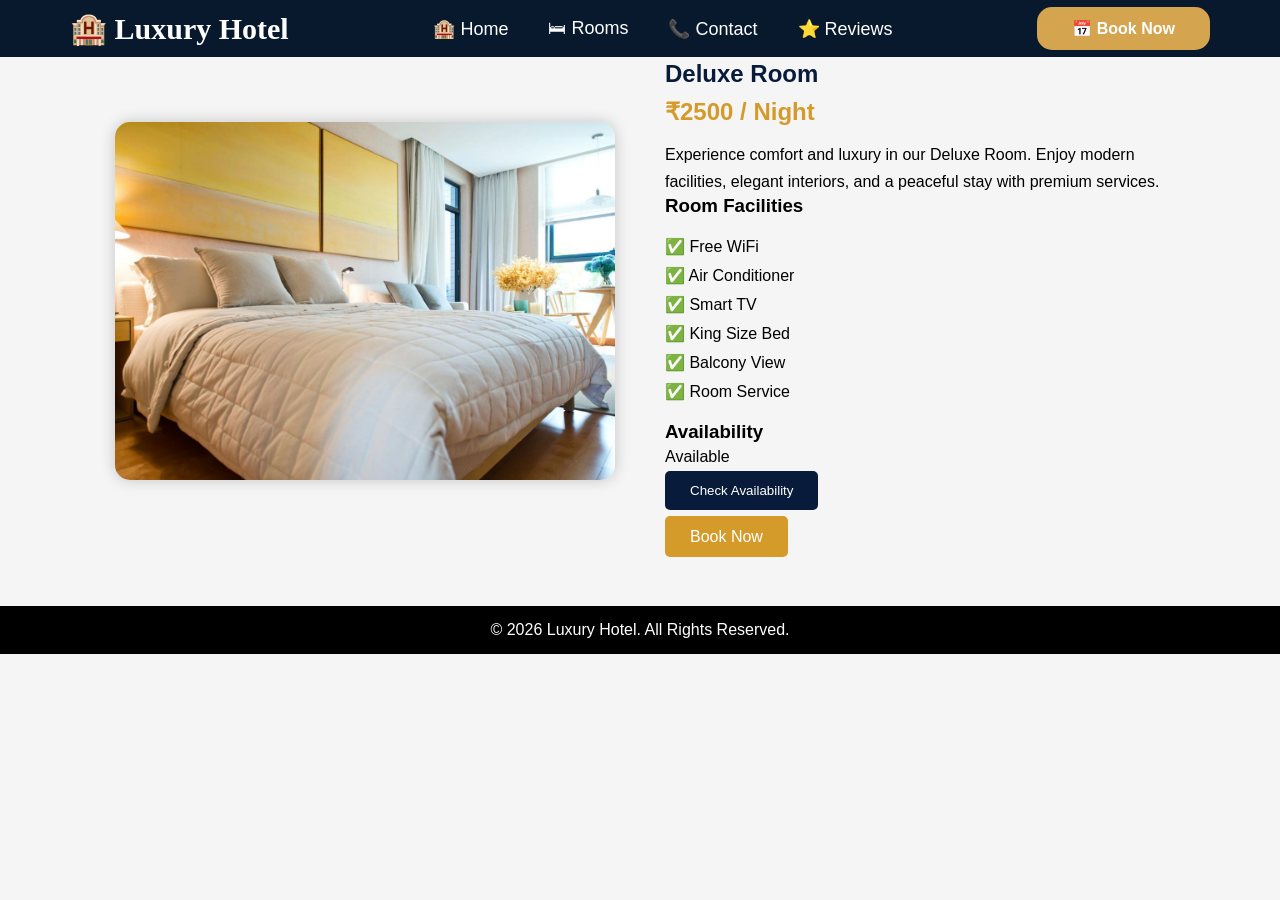
<file: room-details.html>
<!DOCTYPE html>
<html lang="en">

<head>
    <meta charset="UTF-8">
    <meta name="viewport" content="width=device-width, initial-scale=1.0">
    <title>Room Details</title>
    <link rel="stylesheet" href="css/style.css">
</head>

<body>

    <!-- Navbar -->

    <nav>
        <div class="logo">🏨 Luxury Hotel</div>

        <ul>
            <li><a href="index.html">🏨 Home</a></li>
            <li><a href="rooms.html">🛏 Rooms</a></li>
            <li><a href="contact.html">📞 Contact</a></li>
            <li><a href="reviews.html">⭐ Reviews</a></li>
        </ul>

        <a href="booking.html" class="btn">📅 Book Now</a>
    </nav>

    <!-- Room Details Section -->

    <section class="room-details">

        <div class="room-image">
            <img id="room-image" src="images/room1.jpg" alt="Deluxe Room">
        </div>

        <div class="room-info">

            <h1 id="room-title">Deluxe Room</h1>

            <h2 id="room-price">₹2500 / Night</h2>

            <p id="room-description">
                Experience comfort and luxury in our Deluxe Room.
                Enjoy modern facilities, elegant interiors, and
                a peaceful stay with premium services.
            </p>

            <h3>Room Facilities</h3>

            <ul>
                <li>✅ Free WiFi</li>
                <li>✅ Air Conditioner</li>
                <li>✅ Smart TV</li>
                <li>✅ King Size Bed</li>
                <li>✅ Balcony View</li>
                <li>✅ Room Service</li>
            </ul>

            <h3>Availability</h3>

            <p id="status">Available</p>

            <button onclick="checkAvailability()">
                Check Availability
            </button>

            <br><br>

            <a href="booking.html" class="book-btn">
                Book Now
            </a>

        </div>


    </section>

    <footer>
        <p>© 2026 Luxury Hotel. All Rights Reserved.</p>
    </footer>

    <script src="script.js"></script>

</body>

</html>
</file>
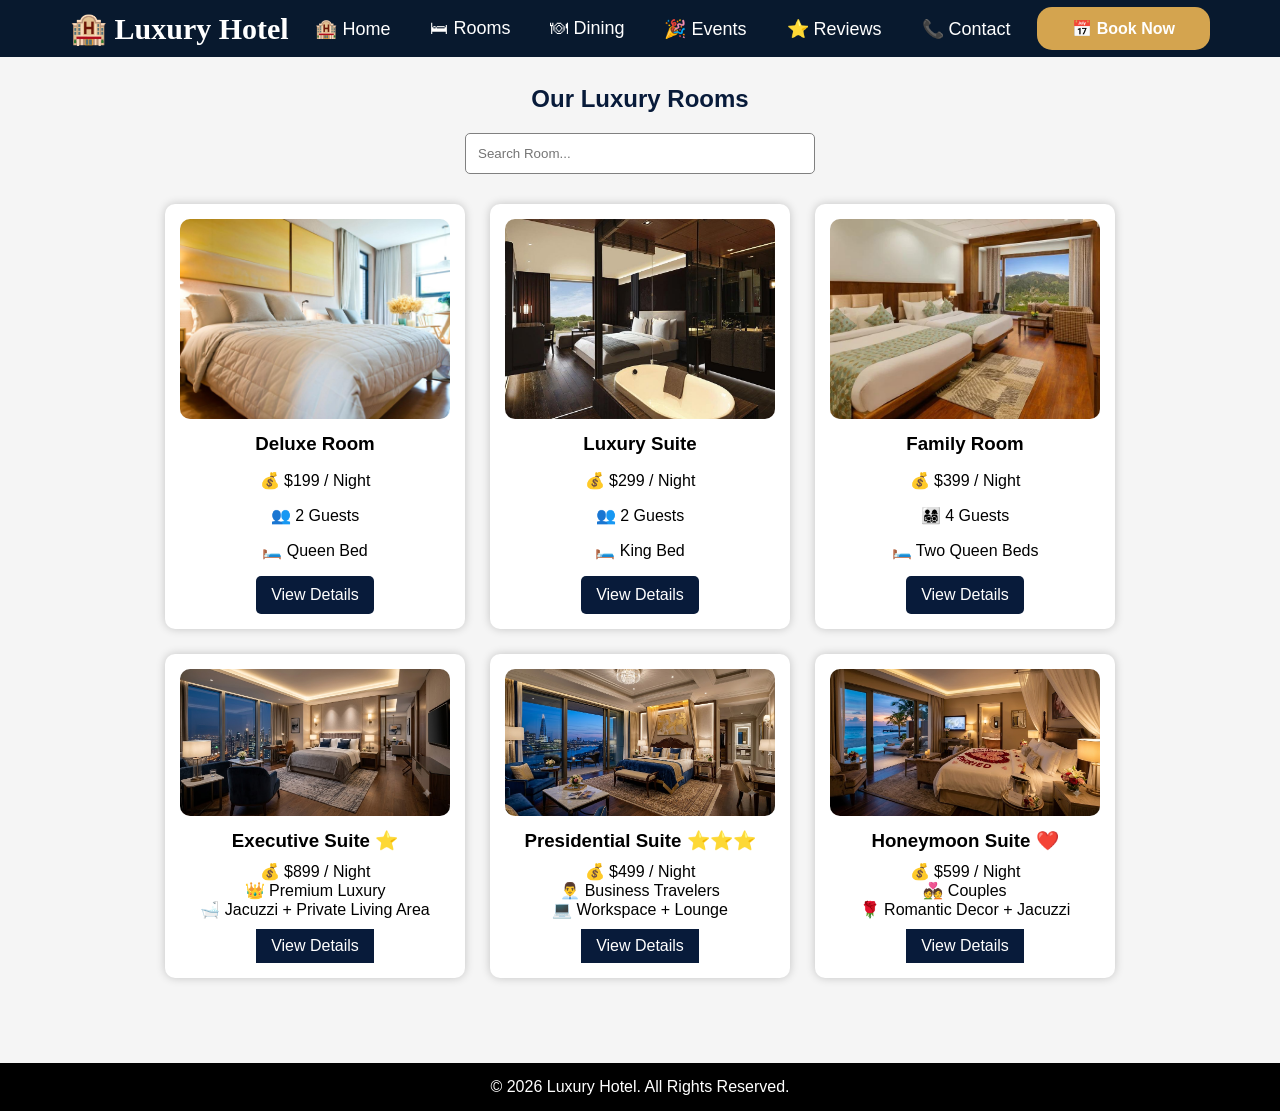
<file: rooms.html>
<!DOCTYPE html>
<html lang="en">

<head>
    <meta charset="UTF-8">
    <meta name="viewport" content="width=device-width, initial-scale=1.0">
    <title>Our Rooms</title>
    <link rel="stylesheet" href="css/style.css">
</head>

<body>

    <!-- Navbar -->

    <nav>
        <div class="logo">🏨 Luxury Hotel</div>

        <ul>
            <li><a href="index.html">🏨 Home</a></li>
            <li><a href="rooms.html">🛏 Rooms</a></li>
            <li><a href="dining.html">🍽 Dining</a></li>
            <li><a href="events.html">🎉 Events</a></li>
            <li><a href="reviews.html">⭐ Reviews</a></li>
            <li><a href="contact.html">📞 Contact</a></li>

        </ul>

        <a href="booking.html" class="btn">📅 Book Now</a>
    </nav>

    <!-- Rooms Section -->

    <section class="rooms-page">

        <h1>Our Luxury Rooms</h1>

        <input type="text" id="search" placeholder="Search Room..." onkeyup="searchRoom()">

        <div class="rooms-container">

            <div class="room-card">
                <img src="images/room1.jpg" alt="Deluxe Room">
                <h3>Deluxe Room</h3>
                <p>💰 $199 / Night</p>
                <p>👥 2 Guests</p>
                <p>🛏️ Queen Bed</p>
                <a href="room-details.html?room=deluxe">View Details</a>
            </div>

            <div class="room-card">
                <img src="images/room2.jpg" alt="Luxury Suite">
                <h3>Luxury Suite</h3>
                <p>💰 $299 / Night</p>
                <p>👥 2 Guests</p>
                <p>🛏️ King Bed</p>
                <a href="room-details.html?room=luxury">View Details</a>
            </div>

            <div class="room-card">
                <img src="images/room3.jpg" alt="Family Room">
                <h3>Family Room</h3>
                <p> 💰 $399 / Night</p>
                <p>👨‍👩‍👧‍👦 4 Guests</p>
                <p>🛏️ Two Queen Beds</p>
                <a href="room-details.html?room=family">View Details</a>
            </div>

            <div class="card">
                <img src="images/room4.jpg" alt="Executive Suite">
                <h3>Executive Suite ⭐</h3>
                <p>💰 $899 / Night</p>
                <p>👑 Premium Luxury</p>
                <p>🛁 Jacuzzi + Private Living Area</p>
                <a href="room-details.html?room=Executive">View Details</a>
            </div>

            <div class="card">
                <img src="images/room5.jpg" alt="Presidential Suite">
                <h3>Presidential Suite ⭐⭐⭐</h3>
                <p> 💰 $499 / Night</p>
                <p>👨‍💼 Business Travelers</p>
                <p>💻 Workspace + Lounge</p>
                <a href="room-details.html?room=presidential">View Details</a>
            </div>

            <div class="card">
                <img src="images/room6.jpg" alt="Honeymoon Suite">
                <h3>Honeymoon Suite ❤️</h3>
                <p>💰 $599 / Night</p>
                <p>💑 Couples</p>
                <p>🌹 Romantic Decor + Jacuzzi</p>
                <a href="room-details.html?room=honeymoon">View Details</a>
            </div>

        </div>
    </section>

    <footer>
        <p>© 2026 Luxury Hotel. All Rights Reserved.</p>
    </footer>

    <script src="script.js"></script>

</body>

</html>
</file>
<file: css/style.css>
* {
    margin: 0;
    padding: 0;
    box-sizing: border-box;
}

body {
    background: #f5f5f5;
    font-family: "Poppins", sans-serif;
}

nav {
    background: #08192E;
    display: flex;
    justify-content: space-between;
    align-items: center;
    padding: 7px 70px;
    position: fixed;
    width: 100%;
    top: 0;
    left: 0;
    z-index: 1000;
}

.logo {
    font-size: 30px;
    font-weight: 700;
    color: white;
    font-family: "Playfair Display", serif;
}

nav ul {
    list-style: none;
    display: flex;
    gap: 40px;
}

nav ul li a {
    text-decoration: none;
    color: #fff;
    font-size: 18px;
    font-weight: 500;
    transition: .3s;
}

nav ul li a:hover {
    color: #D4A44F;
}

.btn {
    background: #D4A44F;
    color: white;
    text-decoration: none;
    padding: 12px 35px;
    border-radius: 15px;
    font-weight: 600;
    transition: .3s;
}

.btn:hover {
    background: #B8872E;
    transform: translateY(-3px);
}

.hero {
    height: 100vh;
    background: url("../images/hotel.png") center center/cover no-repeat;
    display: flex;
    justify-content: center;
    align-items: center;
    text-align: center;
    position: relative;
}

.hero::before {
    content: "";
    position: absolute;
    inset: 0;
    background: linear-gradient(rgba(8, 20, 40, .65), rgba(0, 0, 0, .35));
}

.hero-content {
    position: relative;
    z-index: 2;
    color: white;
}

.hero h1 {
    font-family: "Playfair Display", serif;
    font-size: 80px;
    font-weight: 700;
    line-height: 1.1;
    text-shadow: 0 8px 25px rgba(0, 0, 0, .45);
}

.hero p {
    font-size: 28px;
    margin: 20px 0 35px;
    color: #F2F2F2;
    text-shadow: 0 5px 15px rgba(0, 0, 0, .4);
}

.search-box {
    display: flex;
    align-items: center;
    gap: 18px;
    background: rgba(20, 20, 20, .78);
    backdrop-filter: blur(18px);
    border: 1px solid rgba(255, 255, 255, .08);
    border-radius: 18px;
    padding: 11px;
    box-shadow: 0 20px 50px rgba(0, 0, 0, .35);
}

.input-wrapper {
    position: relative;
    display: flex;
    align-items: center;
    gap: 23px;
    width: 170px;
    height: 52px;
    background: rgba(255, 255, 255, .08);
    border: 1px solid rgba(212, 164, 79, .35);
    border-radius: 10px;
    padding: 0 15px;
}

.input-wrapper i {
    color: #D4A44F;
    font-size: 16px;
}

.input-wrapper input,
.input-wrapper select {
    border: none;
    background: transparent;
    color: white;
    outline: none;
    width: 100%;
    font-size: 16px;
}

.input-wrapper input[type="date"]::-webkit-calendar-picker-indicator {
    opacity: 0;
    position: absolute;
    right: 0;
    width: 100%;
    height: 100%;
    cursor: pointer;
}

.search-box input,
.search-box select {
    width: 176px;
    height: 50px;
    /* background: rgba(255, 255, 255, .08);
    border: 1px solid rgba(212, 164, 79, .35); */
    border-radius: 10px;
    padding: -5px 18px;
    color: white;
    font-size: 16px;
    font-family: "Poppins", sans-serif;
    outline: none;
}

.search-box input::placeholder {
    color: #d6d6d6;
}

.search-box input:focus,
.search-box select:focus {
    border-color: #D4A44F;
}

input[type="date"] {
    color: white;
}

.search-box select {
    cursor: pointer;
}

.search-box button {
    width: 170px;
    height: 50px;
    background: #D4A44F;
    color: white;
    border: none;
    border-radius: 10px;
    font-size: 18px;
    font-weight: 600;
    cursor: pointer;
    transition: .3s;
}

.search-box button:hover {
    background: #B8872E;
    transform: translateY(-2px);
}

/* Future room */

.rooms {
    padding: 50px;
    text-align: center;
}

.room-container {
    display: flex;
    justify-content: center;
    gap: 25px;
    margin-top: 30px;
}

.card {
    background: white;
    width: 300px;
    padding: 15px;
    border-radius: 10px;
    box-shadow: 0 0 10px rgba(0, 0, 0, .2);
}

.card img {
    width: 100%;
    border-radius: 10px;
}

.card h3 {
    margin: 10px 0;
}

.card a {
    display: inline-block;
    margin-top: 10px;
    background: #081b3a;
    color: white;
    padding: 8px 15px;
    text-decoration: none;
}

.features {
    background: #081b3a;
    color: white;
    display: flex;
    justify-content: space-around;
    padding: 40px;
}

footer {
    background: #000;
    color: white;
    text-align: center;
    padding: 15px;
}

.rooms-page {
    padding: 85px;
    text-align: center;
}

.rooms-page h1 {
    color: #081b3a;
    margin-bottom: 20px;
}

#search {
    width: 350px;
    padding: 12px;
    border: 1px solid gray;
    border-radius: 5px;
    margin-bottom: 30px;
}

.rooms-container {
    display: flex;
    flex-wrap: wrap;
    justify-content: center;
    gap: 25px;
}

.room-card {
    width: 300px;
    background: white;
    padding: 15px;
    border-radius: 10px;
    box-shadow: 0 0 10px rgba(0, 0, 0, .2);
}

.room-card img {
    width: 100%;
    height: 200px;
    object-fit: cover;
    border-radius: 10px;
}

.room-card h3 {
    margin-top: 10px;
}

.room-card p {
    display: block;
    margin-block-start: 1em;
    margin-block-end: 1em;
    margin-inline-start: 0px;
    margin-inline-end: 0px;
    unicode-bidi: isolate;
}

.room-card a {
    text-decoration: none;
    background: #081b3a;
    color: white;
    padding: 10px 15px;
    display: inline-block;
    border-radius: 5px;
}





.room-details {
    display: flex;
    justify-content: center;
    align-items: center;
    gap: 50px;
    padding: 60px;
    background: #f5f5f5;
}

.room-image img {
    width: 500px;
    border-radius: 15px;
    box-shadow: 0 0 15px rgba(0, 0, 0, 0.2);
}

.room-info {
    max-width: 500px;
}

.room-info h1 {
    color: #081b3a;
    margin-bottom: 10px;
}

.room-info h2 {
    color: #d49a2a;
    margin-bottom: 15px;
}

.room-info p {
    line-height: 1.7;
}

.room-info ul {
    margin: 20px 0;
}

.room-info li {
    margin: 10px 0;
    list-style: none;
}

.room-info button,
.book-btn {
    background: #081b3a;
    color: white;
    border: none;
    padding: 12px 25px;
    text-decoration: none;
    border-radius: 5px;
    cursor: pointer;
}

.book-btn {
    background: #d49a2a;
}
</file>
<file: css/booking.css>
/*=============================
 GOOGLE FONT
=============================*/

@import url('https://fonts.googleapis.com/css2?family=Cormorant+Garamond:wght@500;600;700&family=Poppins:wght@300;400;500;600&display=swap');


* {
    margin: 0;
    padding: 0;
    box-sizing: border-box;
}

body {
    background: #f5f5f5;
    font-family: "Poppins", sans-serif;
    align-items: center;
}

nav {
    background: #08192E;
    display: flex;
    justify-content: space-between;
    align-items: center;
    padding: 7px 70px;
    position: fixed;
    width: 100%;
    top: 0;
    left: 0;
    z-index: 1000;
}

.logo {
    font-size: 30px;
    font-weight: 700;
    color: white;
    font-family: "Playfair Display", serif;
}

nav ul {
    list-style: none;
    display: flex;
    gap: 40px;
}

nav ul li a {
    text-decoration: none;
    color: #fff;
    font-size: 18px;
    font-weight: 500;
    transition: .3s;
}

nav ul li a:hover {
    color: #D4A44F;
}

.btn {
    background: #D4A44F;
    color: white;
    text-decoration: none;
    padding: 12px 35px;
    border-radius: 15px;
    font-weight: 600;
    transition: .3s;
}

.btn:hover {
    background: #B8872E;
    transform: translateY(-3px);
}


.hero {
    width: 100;
    height: 100vh;
    display: flex;
    grid-template-columns: 1fr 1fr;
    align-items: center;
    padding: 65px 4% 35px;
    background:
        linear-gradient(rgba(0, 0, 0, .70), rgba(0, 0, 0, .70)),
        url("../images/booking-bg.png");
    background-size: cover;
    background-position: center;
    gap: 60px;
    justify-content: space-between;
}

.overlay {
    display: flex;
    justify-content: space-between;
}

.hero-left {
    margin-left: 111px;
}


.hero-left h1 {
    font-size: 70px;
    line-height: 60px;
    color: #d4af37;
    text-align: justify;
    font-family: 'Cormorant Garamond', serif;
}

.hero-left p {
    margin: 35px 0;
    color: #ddd;
    font-size: 22px;
    font-family: 'Times New Roman', Times, serif;
    line-height: 0px;
    text-align: center;
}

.features {
    display: flex;
    grid-template-columns: repeat(2, 1fr);
    gap: 10px;
    justify-content: center;
}

.features div {
    /* background: rgba(255, 255, 255, .05);
    backdrop-filter: blur(10px);
    border: 1px solid rgba(212, 175, 55, .20); */
    padding: 8px;
    border-radius: 15px;
    text-align: center;
    transition: .4s;
}

.features div:hover {
    transform: translateY(-10px);
    border-color: #d4af37;
}

.features i {
    font-size: 40px;
    color: #d4af37;
    margin-bottom: 15px;
    display: flex;
    justify-content: center;
}

.features h3 {
    font-size: 13px;
    color: #ddd;
}

/* BOOKING CARD */

.booking-card {
    background: rgba(18, 18, 18, .88);
    backdrop-filter: blur(15px);
    border: 1px solid rgba(212, 175, 55, .35);
    border-radius: 20px;
    margin-right: 85px;
    box-shadow: 0 25px 60px rgba(0, 0, 0, .45);
    width: 600px;
    height: 600px;
}

.booking-title {
    text-align: center;
    margin-top: 40px;
}

.booking-title i {
    font-size: 30px;
    color: #d4af37;
    margin-bottom: 15px;
}

.booking-title h2 {
    font-size: 40px;
    color: #d4af37;
    font-family: 'Cormorant Garamond', serif;
    margin-top: -10px;
}

.row {
    display: grid;
    grid-template-columns: repeat(2, 1fr);
    gap: 5px;
    margin-bottom: 20px;
    margin-top: 15px;
}

.input-content {
    display: flex;
    flex-direction: column;
}

.input-content label {
    font-size: 14px;
    font-weight: 600;
    color: #d4af37;
    margin-bottom: 8px;
    margin-left: 15px;
}

.input-box {
    position: relative;
    height: 55px;

}

.input-box i {
    position: absolute;
    left: 15px;
    top: 39%;
    transform: translateY(-50%);
    color: #d4af37;
    font-size: 18px;
    z-index: 2;
    pointer-events: none;
    line-height: 1;
    margin-left: 15px;
}

.input-box input,
.input-box select {
    width: 94%;
    height: 43px;
    border: 1px solid #d4af37;
    border-radius: 12px;
    padding-left: 52px;
    padding-right: 15px;
    font-size: 15px;
    transition: .3s;
    outline: none;
    color: #fff;
    background: rgba(18, 18, 18, .88);
    box-sizing: border-box;
    margin-left: 10px;
}

.new-date,
.select-room {
    color: #807c72;
}

.input-box input:focus,
.input-box select:focus {
    border-color: #d4af37;
    box-shadow: 0 0 0 5px rgba(37, 99, 235, .15);
}

button {
    width: 579px;
    height: 55px;
    border: none;
    border-radius: 12px;
    font-size: 17px;
    font-weight: 600;
    cursor: pointer;
    transition: .35s;
    margin-left: 10px;
}

.button-group h3 {
    text-align: center;
    font-size: 18px;
    color: #08192E;
}

.button-group p {
    text-align: center;
    font-size: 10px;
    color: #08192E;
}

button[type="submit"] {
    background: #d4af37;
    color: #fff;
}
</file>
<file: css/contact.css>
* {
    margin: 0;
    padding: 0;
    box-sizing: border-box;
}

body {
    background: #f5f5f5;
    font-family: "Poppins", sans-serif;
    align-items: center;
}

nav {
    background: #08192E;
    display: flex;
    justify-content: space-between;
    align-items: center;
    padding: 7px 70px;
    position: fixed;
    width: 100%;
    top: 0;
    left: 0;
    z-index: 1000;
}

.logo {
    font-size: 30px;
    font-weight: 700;
    color: white;
    font-family: "Playfair Display", serif;
}

nav ul {
    list-style: none;
    display: flex;
    gap: 40px;
}

nav ul li a {
    text-decoration: none;
    color: #fff;
    font-size: 18px;
    font-weight: 500;
    transition: .3s;
}

nav ul li a:hover {
    color: #D4A44F;
}

.btn {
    background: #D4A44F;
    color: white;
    text-decoration: none;
    padding: 12px 35px;
    border-radius: 15px;
    font-weight: 600;
    transition: .3s;
}

.btn:hover {
    background: #B8872E;
    transform: translateY(-3px);
}

.hero {
    width: 100%;
    height: 75vh;
    background: url("../images/contact-banner.jpg") center center/cover;
    position: relative;
    display: flex;
    justify-content: center;
    align-items: center;
    text-align: center;

}

.overlay {
    position: absolute;
    inset: 0;
    background: rgba(0, 0, 0, .55);
}

.hero-content {
    position: relative;
    z-index: 2;
    width: 800px;
}

.hero-content h5 {
    color: #D4A44F;
    letter-spacing: 4px;
    margin-bottom: 15px;
}

.hero-content h1 {
    color: white;
    font-size: 72px;
    font-family: 'Cormorant Garamond', serif;
}

.hero-content p {
    color: #eee;
    font-size: 20px;
    line-height: 35px;
    margin: 30px 0;
}

.contact-page {
    background: #f8f6f2;
    padding: 100px 8%;
}

.contact-container {
    display: grid;
    grid-template-columns: 380px 1fr;
    gap: 50px;
}

.contact-info {
    background: #08101f;
    color: #fff;
    border-radius: 20px;
    padding: 45px;
}

.contact-info h2 {
    color: #d4af37;
    margin-bottom: 40px;
    font-family: 'Cormorant Garamond', serif;
    font-size: 32px;
}

.info-box {
    display: flex;
    gap: 20px;
    margin-bottom: 35px;
}

.info-box i {

    width: 60px;
    height: 60px;
    background: #d4af37;
    color: #08101f;
    display: flex;
    align-items: center;
    justify-content: center;
    border-radius: 50%;
    font-size: 22px;
}

.contact-form {
    background: #ffffff9c;
    padding: 50px;
    border-radius: 20px;
    box-shadow: 0 20px 40px rgba(0, 0, 0, .08);
}

.contact-form h2 {
    color: #08101f;
    margin-bottom: 3px;
    font-family: 'Cormorant Garamond', serif;
    font-size: 40px;
}

.row {
    display: grid;
    grid-template-columns: 1fr 1fr;
    gap: 20px;
}

.contact-form input,
.contact-form textarea {
    width: 100%;
    padding: 18px;
    margin-top: 20px;
    border: 1px solid #ddd;
    border-radius: 10px;
    font-size: 16px;
}

.contact-form textarea {
    height: 180px;
    resize: none;
}

.contact-form button {
    margin-top: 25px;
    background: #d4af37;
    color: #08101f;
    border: none;
    padding: 18px 45px;
    border-radius: 10px;
    font-size: 17px;
    font-weight: 600;
    cursor: pointer;
    transition: .4s;
}

.contact-form button:hover {
    background: #08101f;
    color: #fff;
}
</file>
<file: css/dining.css>
/* Google Fonts */
@import url('https://fonts.googleapis.com/css2?family=Playfair+Display:ital,wght@0,400..900;1,400..900&family=Poppins:ital,wght@0,100;0,200;0,300;0,400;0,500;0,600;0,700;0,800;0,900;1,100;1,200;1,300;1,400;1,500;1,600;1,700;1,800;1,900&display=swap');

* {
    margin: 0;
    padding: 0;
    box-sizing: border-box;
}

html {
    scroll-behavior: smooth;
}

body {
    font-family: "Poppins", sans-serif;
    background: #f8f8f8;
    color: #333;
}

nav {
    background: #08192E;
    display: flex;
    justify-content: space-between;
    align-items: center;
    padding: 7px 70px;
    position: fixed;
    width: 100%;
    top: 0;
    left: 0;
    z-index: 1000;
}

.logo {
    font-size: 30px;
    font-weight: 700;
    color: white;
    font-family: "Playfair Display", serif;
}

nav ul {
    list-style: none;
    display: flex;
    gap: 40px;
}

nav ul li a {
    text-decoration: none;
    color: #fff;
    font-size: 18px;
    font-weight: 500;
    transition: .3s;
}

nav ul li a:hover {
    color: #D4A44F;
}

.btn {
    background: #D4A44F;
    color: white;
    text-decoration: none;
    padding: 12px 35px;
    border-radius: 15px;
    font-weight: 600;
    transition: .3s;
}

.btn:hover {
    background: #B8872E;
    transform: translateY(-3px);
}

/* hero */

.hero {

    width: 100%;
    height: 100vh;
    background: url("../images/dining-banner.jpg") center center/cover;
    position: relative;
    display: flex;
    justify-content: center;
    align-items: center;
    text-align: center;

}

.overlay {
    position: absolute;
    inset: 0;
    background: rgba(0, 0, 0, .55);
}

.hero-content {
    position: relative;
    z-index: 2;
    width: 800px;
}

.hero-content h5 {
    color: #D4A44F;
    letter-spacing: 4px;
    margin-bottom: 15px;
}

.hero-content h1 {
    color: white;
    font-size: 72px;
    font-family: "Playfair Display", serif;
}

.hero-content p {
    color: #eee;
    font-size: 20px;
    line-height: 35px;
    margin: 30px 0;
}

.reserve-btn {
    display: inline-block;
    background: #D4A44F;
    color: white;
    padding: 16px 40px;
    text-decoration: none;
    border-radius: 10px;
    transition: .4s;
}

.reserve-btn:hover {
    background: #b8862b;
    transform: translateY(-4px);
}

.reserve-btn i {
    margin-left: 10px;
}


/* Common Section */

section {
    padding: 90px 8%;
}

.section-title {
    text-align: center;
    margin-bottom: 60px;
}

.section-title span {
    color: #D4A44F;
    font-weight: 600;
    letter-spacing: 3px;
}

.section-title h2 {
    font-size: 45px;
    margin-top: 15px;
    color: #08192E;
    font-family: "Playfair Display", serif;
}

/* Dining Categories */

.category-container {
    display: grid;
    grid-template-columns: repeat(3, 1fr);
    gap: 30px;
}

.category-card {
    background: white;
    border-radius: 18px;
    padding: 45px 30px;
    text-align: center;
    transition: .4s;
    box-shadow: 0 10px 25px rgba(0, 0, 0, .08);
}

.category-card:hover {
    transform: translateY(-10px);
    box-shadow: 0 20px 45px rgba(0, 0, 0, .15);
}

.category-card i {
    font-size: 48px;
    color: #D4A44F;
    margin-bottom: 20px;
}

.category-card h3 {
    font-size: 26px;
    color: #08192E;
    margin-bottom: 10px;
}

.category-card p {
    color: #666;
}

/* Signature Dishes */

.signature {
    background: #f5f5f5;
}

.dish-container {
    display: grid;
    grid-template-columns: repeat(auto-fit, minmax(260px, 1fr));
    gap: 30px;

}

.dish-card {
    background: #fff;
    border-radius: 18px;
    overflow: hidden;
    transition: .4s;
    box-shadow: 0 12px 30px rgba(0, 0, 0, .08);
}

.dish-card:hover {
    transform: translateY(-10px);
    box-shadow: 0 20px 40px rgba(0, 0, 0, .15);
}

.dish-card img {
    width: 100%;
    height: 250px;
    object-fit: cover;
}

.dish-content {
    padding: 25px;
}

.dish-content h3 {
    color: #08192E;
    margin-bottom: 12px;
    font-size: 24px;
}

.rating {
    color: #f5b301;
    margin-bottom: 15px;
}

.rating span {
    color: #666;
    margin-left: 8px;
}

.dish-content h4 {
    color: #D4A44F;
    font-size: 26px;
}

.menu-btn {
    text-align: center;
    margin-top: 50px;
}

.menu-btn a {
    text-decoration: none;
    background: #08192E;
    color: white;
    padding: 16px 40px;
    border-radius: 8px;
    transition: .3s;
}

.menu-btn a:hover {

    background: #D4A44F;

}


/* Dining Facilities */


.facility-container {
    display: grid;
    grid-template-columns: repeat(auto-fit, minmax(320px, 1fr));
    gap: 35px;
}

.facility-card {
    background: white;
    border-radius: 20px;
    overflow: hidden;
    transition: .4s;
    box-shadow: 0 10px 30px rgba(0, 0, 0, .08);
}

.facility-card:hover {
    transform: translateY(-10px);
}

.facility-card img {
    width: 100%;
    height: 240px;
    object-fit: cover;
}

.facility-content {
    padding: 30px;
}

.facility-content i {
    color: #D4A44F;
    font-size: 34px;
    margin-bottom: 18px;
}

.facility-content h3 {
    color: #08192E;
    margin-bottom: 15px;
    font-size: 28px;
}

.facility-content p {
    color: #666;
    line-height: 28px;
}

/* Reservation Banner */

.reservation {
    background: #08192E;
    color: white;
    display: flex;
    justify-content: space-between;
    align-items: center;
    flex-wrap: wrap;
    gap: 40px;

}

.reservation h2 {
    font-size: 42px;
    max-width: 500px;
    font-family: "Playfair Display", serif;
}

.reservation-info {
    display: flex;
    gap: 60px;

}

.reservation-info div {
    text-align: center;
}

.reservation-info i {
    color: #D4A44F;
    font-size: 40px;
    margin-bottom: 15px;
}

.reservation-info h3 {
    margin-bottom: 8px;
}
</file>
<file: css/events.css>
* {
    margin: 0;
    padding: 0;
    box-sizing: border-box;
}

body {
    background: #f5f5f5;
    font-family: "Poppins", sans-serif;
    align-items: center;
}

nav {
    background: #08192E;
    display: flex;
    justify-content: space-between;
    align-items: center;
    padding: 7px 70px;
    position: fixed;
    width: 100%;
    top: 0;
    left: 0;
    z-index: 1000;
}

.logo {
    font-size: 30px;
    font-weight: 700;
    color: white;
    font-family: "Playfair Display", serif;
}

nav ul {
    list-style: none;
    display: flex;
    gap: 40px;
}

nav ul li a {
    text-decoration: none;
    color: #fff;
    font-size: 18px;
    font-weight: 500;
    transition: .3s;
}

nav ul li a:hover {
    color: #D4A44F;
}

.btn {
    background: #D4A44F;
    color: white;
    text-decoration: none;
    padding: 12px 35px;
    border-radius: 15px;
    font-weight: 600;
    transition: .3s;
}

.btn:hover {
    background: #B8872E;
    transform: translateY(-3px);
}

.hero {
    width: 100%;
    height: 75vh;
    background: url("../images/event-banner.jpg") center center/cover;
    position: relative;
    display: flex;
    justify-content: center;
    align-items: center;
    text-align: center;

}

.overlay {
    position: absolute;
    inset: 0;
    background: rgba(0, 0, 0, .55);
}

.hero-content {
    position: relative;
    z-index: 2;
    width: 800px;
}

.hero-content h5 {
    color: #D4A44F;
    letter-spacing: 4px;
    margin-bottom: 15px;
}

.hero-content h1 {
    color: white;
    font-size: 72px;
    font-family: "Playfair Display", serif;
}

.hero-content p {
    color: #eee;
    font-size: 20px;
    line-height: 35px;
    margin: 30px 0;
}

/* .categories */

.event h2 {
    text-align: center;
    padding: 17px;
    font-size: 30px;
    font-family: "Playfair Display", serif;
    margin-top: 0px;
}

.event-box h3 {
    font-size: 14px;
    font-family: 'Poppins', sans-serif;
}

.event-box i {
    font-size: 40px;
    color: #c8a96a;
    margin-bottom: 15px;
}

.event-container {
    padding: 0px;
    display: flex;
    justify-content: center;
    align-items: center;
    gap: 20px;
    flex-wrap: wrap;

}

.event-box {
    width: 128px;
    height: 106px;
    border: 1px solid #e8d9c3;
    border-radius: 12px;
    display: flex;
    flex-direction: column;
    justify-content: center;
    align-items: center;
    background: #fff;
    transition: .4s;
    cursor: pointer;
}

.event-box:hover,
.event-box.active {
    background: #111;
    color: #fff;
    transform: translateY(-5px);
}

.event-box:hover i,
.event-box.active i {
    color: #d4af37;
}

/* Future Events */

.event h1 {
    text-align: center;
    padding: 17px;
    font-size: 30px;
    font-family: "Playfair Display", serif;
    margin-top: 40px;
}

.event-future {
    padding: 50px;
    text-align: center;
}

.event-container {
    display: flex;
    justify-content: center;
    gap: 25px;
    margin-top: 2px;
}

.card {
    background: white;
    width: 300px;
    padding: 15px;
    border-radius: 10px;
    box-shadow: 0 0 10px rgba(0, 0, 0, .2);

}

.card img {
    width: 100%;
    border-radius: 10px;
}

.card h3 {
    margin: 10px 0;
    text-align: center;
}

.card p {
    font-family: 'Poppins', sans-serif;
    text-align: center;
    margin-bottom: 10px;
}

.card a {
    display: flex;
    margin-top: 15px;
    text-align: center;
    background: #081b3a;
    color: white;
    padding: 8px 5px;
    text-decoration: none;
    align-items: center;
    justify-content: center;
    width: 150px;
    margin-left: 50px;
    border-radius: 5px;
}

.view-all {
    display: flex;
    justify-content: center;
    align-items: center;
    padding: 38px;
}

.view-all a {
    font-size: 16px;
    padding: 12px 25px;
    border-radius: 5px;
    background: #081b3a;
    color: white;
    text-decoration: none;
    font-weight: 600;
    transition: .3s;
}

.card:hover,
.card.active {
    transform: translateY(-10px);
    box-shadow: 0 20px 40px rgba(0, 0, 0, .15);
}

/* about us */

.about {
    background-color: #111111;
    color: #ffffff;
    max-width: 1200px;
    margin: 0 auto;
    padding: 30px 40px;
    border-radius: 12px;
    display: flex;
    align-items: center;
    justify-content: space-between;
    gap: 20px;
    box-shadow: 0 10px 30px rgba(0, 0, 0, 0.5);
}

.banner-left {
    flex: 1.2;
}

.banner-left h2 {
    font-size: 22px;
    font-weight: bold;
    letter-spacing: 1px;
    text-transform: uppercase;
    margin-bottom: 5px;
    font-family: serif;
}

.title-divider {
    color: #d4af37;
    font-size: 14px;
    margin-bottom: 12px;
    display: flex;
    align-items: center;
}

.title-divider::after {
    content: "";
    flex: 0 1 40px;
    border-bottom: 1px solid #d4af37;
    margin-left: 10px;
}

.banner-left p {
    color: #cccccc;
    font-size: 14px;
    line-height: 1.5;
}

.banner-center {
    display: flex;
    align-items: center;
    flex: 2;
    width: 100%;
}

.banner-center .icon-box {
    flex: 1;
    text-align: center;
    padding: 0 15px;
    border-right: 1px solid #333333;
}

.banner-center .icon-box:last-child {
    border-right: none;
}

.banner-center .icon-box i {
    font-size: 28px;
    color: #d4af37;
    margin-bottom: 12px;
    display: inline-block;
}

.banner-center .icon-box h3 {
    font-size: 12px;
    color: #ffffff;
    font-weight: 500;
    line-height: 1.4;
    text-transform: capitalize;
}

.banner-right {
    flex: 0.8;
    display: flex;
    justify-content: flex-end;
}

.enquire-btn {
    background-color: #d4af37;
    color: #111111;
    border: none;
    padding: 14px 20px;
    font-size: 13px;
    font-weight: bold;
    letter-spacing: 1px;
    border-radius: 4px;
    cursor: pointer;
    text-transform: uppercase;
    transition: background-color 0.3s, transform 0.2s;
    white-space: nowrap;
}

.enquire-btn:hover {
    background-color: #baa257;
    transform: scale(1.03);
}
</file>
